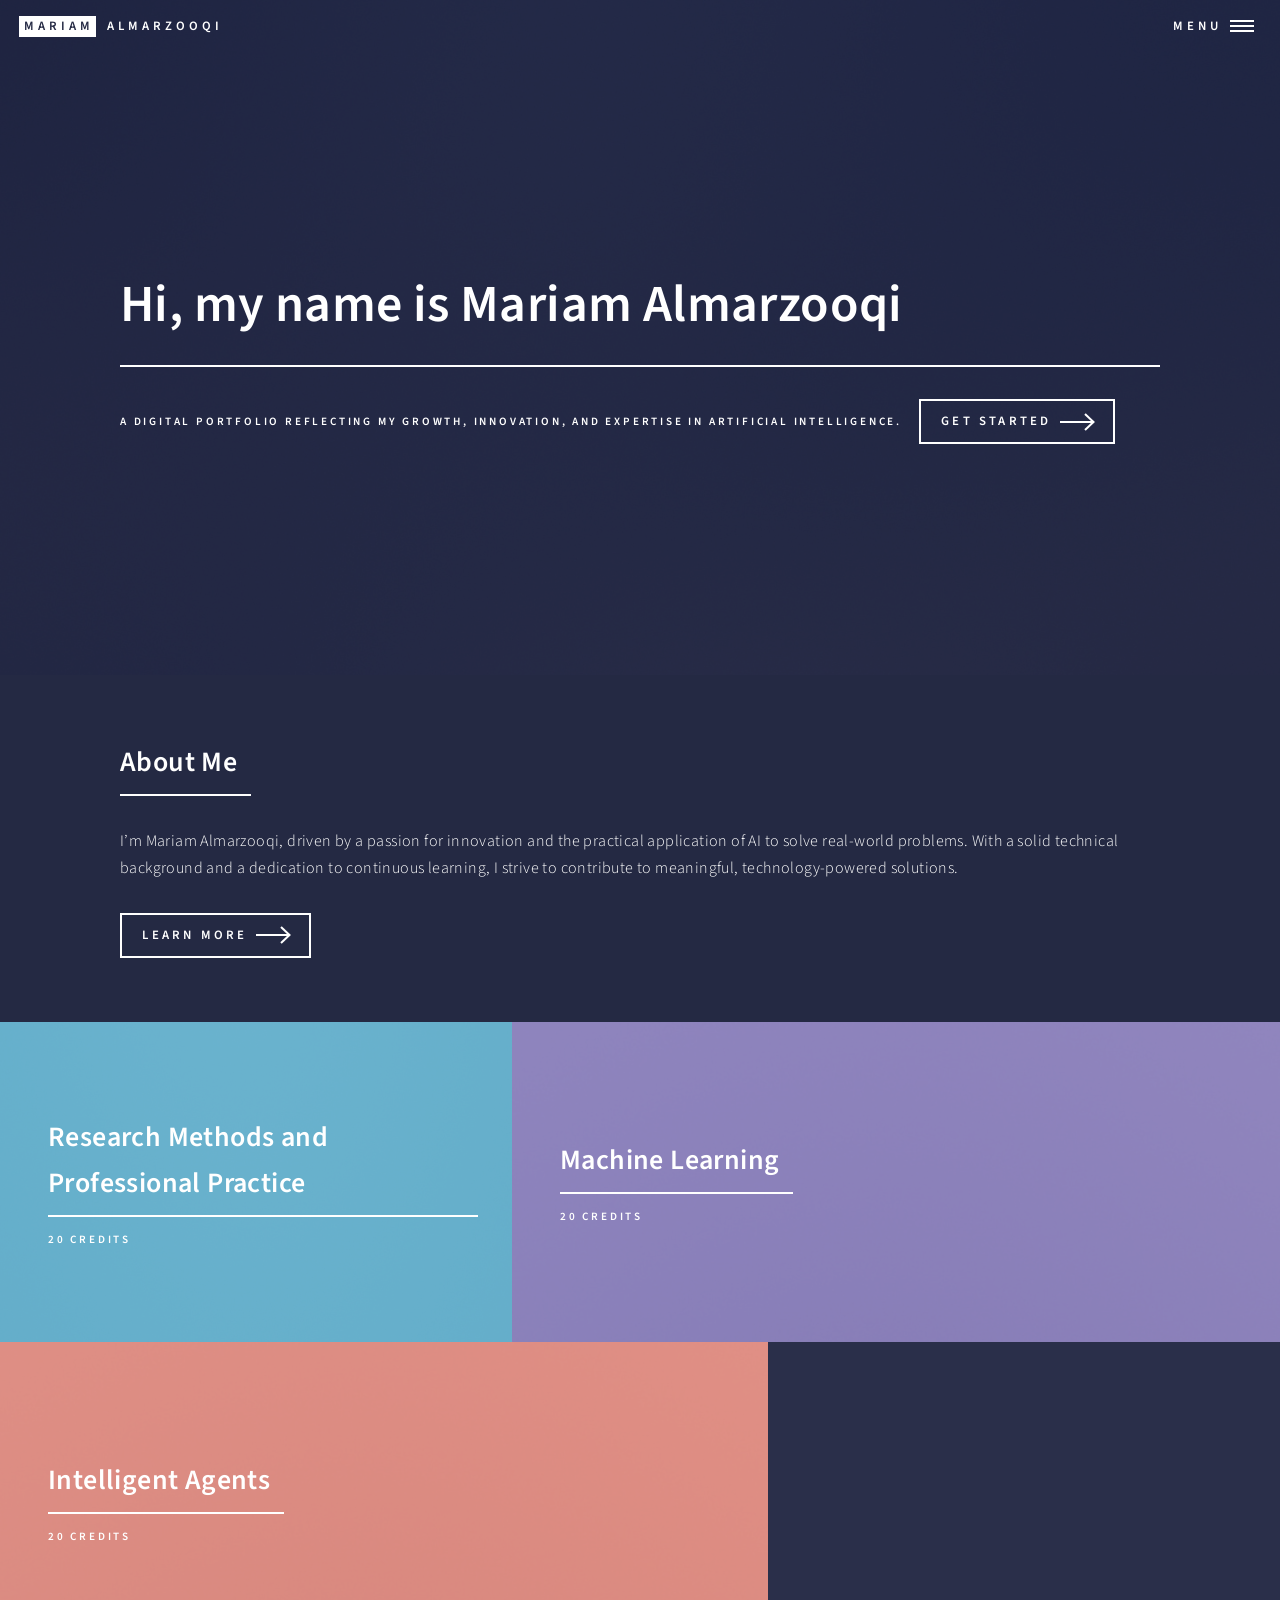
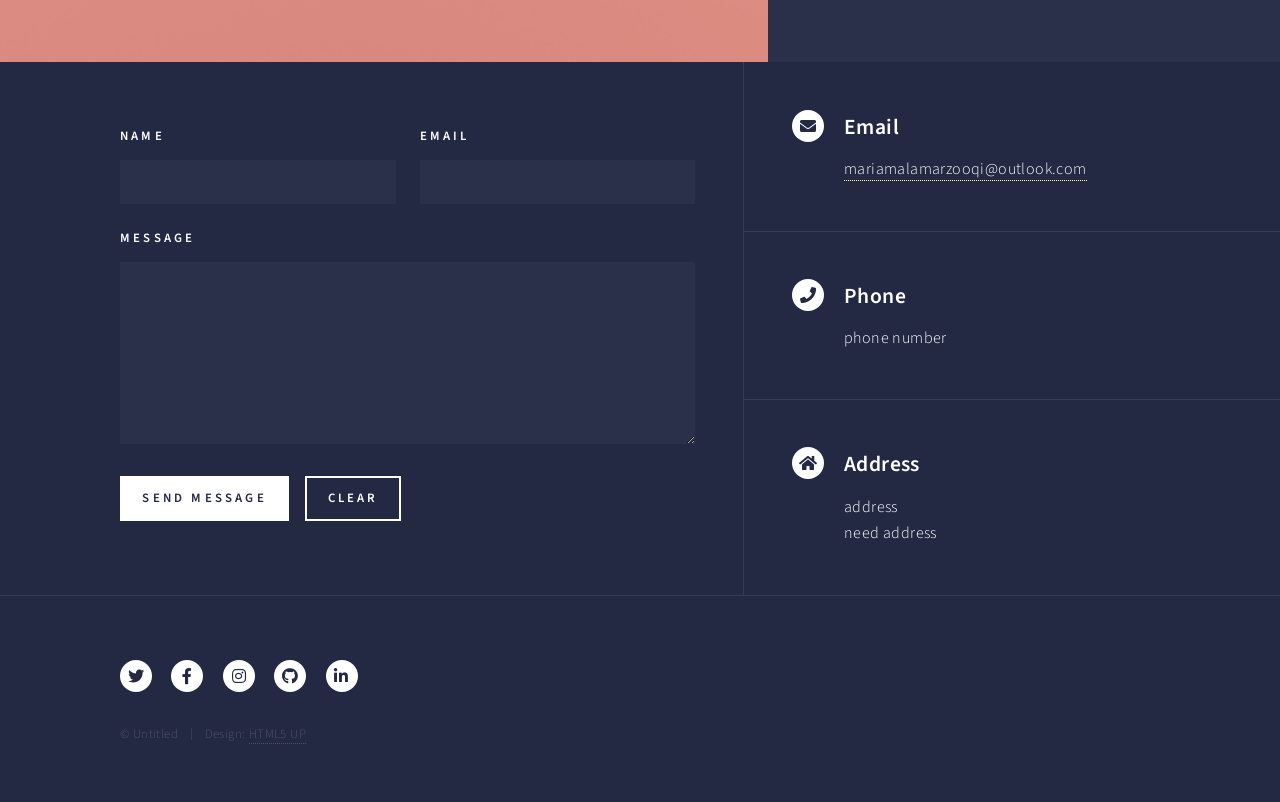
<file: index.html>
<!DOCTYPE HTML>
<!--
	Forty by HTML5 UP
	html5up.net | @ajlkn
	Free for personal and commercial use under the CCA 3.0 license (html5up.net/license)
-->
<html>
	<head>
		<title>Mariam Almarzooqi - E portfolio</title>
		<meta charset="utf-8" />
		<meta name="viewport" content="width=device-width, initial-scale=1, user-scalable=no" />
		<link rel="stylesheet" href="assets/css/main.css" />
		<noscript><link rel="stylesheet" href="assets/css/noscript.css" /></noscript>
	</head>
	<body class="is-preload">

		<!-- Wrapper -->
			<div id="wrapper">

				<!-- Header -->
					<header id="header" class="alt">
						<a href="index.html" class="logo"><strong>Mariam</strong> <span>Almarzooqi</span></a>
						<nav>
							<a href="#menu">Menu</a>
						</nav>
					</header>

				<!-- Menu -->
					<nav id="menu">
						<ul class="links">
							<li><a href="index.html">Home</a></li>
							<li><a href="Research.html">Research Methods and Professional Practice</a></li>
							<li><a href="Machine-Learning.html">Machine Learning</a></li>
							<li><a href="Intelligent.html">Intelligent Agents</a></li>

						</ul>
						<ul class="actions stacked">
							<li><a href="#" class="button primary fit">Get Started</a></li>
							<li><a href="#" class="button fit">Log In</a></li>
						</ul>
					</nav>

				<!-- Banner -->
					<section id="banner" class="major">
						<div class="inner">
							<header class="major">
								<h1>Hi, my name is Mariam Almarzooqi</h1>
							</header>
							<div class="content">
								<p>A digital portfolio reflecting my growth, innovation, and expertise in Artificial Intelligence.</p>
								<ul class="actions">
									<li><a href="#one" class="button next scrolly">Get Started</a></li>
								</ul>
							</div>
						</div>
					</section>
					<section id="two">
						<div class="inner">
							<header class="major">
								<h2>About Me</h2>
							</header>
<p>I’m Mariam Almarzooqi, driven by a passion for innovation and the practical application of AI to solve real-world problems. With a solid technical background and a dedication to continuous learning, I strive to contribute to meaningful, technology-powered solutions.</p>
							<ul class="actions">
								<li><a href="about.html" class="button next">Learn More</a></li>
							</ul>
						</div>
					</section>
				<!-- Main -->
				<div id="main">

					<!-- One -->
						<section id="one" class="tiles">
							

							<article>
								<span class="image">
									<img src="images/pic02.jpg" alt="" />
								</span>
								<header class="major">
									<h3><a href="Research.html" class="link">Research Methods and Professional Practice</a></h3>
									<p>20 Credits</p>
								</header>
							</article>
							
							<article>
								<span class="image">
									<img src="images/pic01.jpg" alt="" />
								</span>
								<header class="major">
									<h3><a href="Machine-Learning.html" class="link">Machine Learning</a></h3>
									<p>20 Credits</p>
								</header>
							</article>
														
							<article>
								<span class="image">
									<img src="images/pic01.jpg" alt="" />
								</span>
								<header class="major">
									<h3><a href="Intelligent.html" class="link">Intelligent Agents</a></h3>
									<p>20 Credits</p>
								</header>
							</article>

						</section>

					<!-- Two -->


				</div>

				<!-- Contact -->
					<section id="contact">
						<div class="inner">
							<section>
								<form method="post" action="#">
									<div class="fields">
										<div class="field half">
											<label for="name">Name</label>
											<input type="text" name="name" id="name" />
										</div>
										<div class="field half">
											<label for="email">Email</label>
											<input type="text" name="email" id="email" />
										</div>
										<div class="field">
											<label for="message">Message</label>
											<textarea name="message" id="message" rows="6"></textarea>
										</div>
									</div>
									<ul class="actions">
										<li><input type="submit" value="Send Message" class="primary" /></li>
										<li><input type="reset" value="Clear" /></li>
									</ul>
								</form>
							</section>
							<section class="split">
								<section>
									<div class="contact-method">
										<span class="icon solid alt fa-envelope"></span>
										<h3>Email</h3>
										<a href="mailto:mariamalamarzooqi@outlook.com">mariamalamarzooqi@outlook.com</a>
									</div>
								</section>
								<section>
									<div class="contact-method">
										<span class="icon solid alt fa-phone"></span>
										<h3>Phone</h3>
										<span>phone  number</span>
									</div>
								</section>
								<section>
									<div class="contact-method">
										<span class="icon solid alt fa-home"></span>
										<h3>Address</h3>
										<span>address<br />
										need address</span>
									</div>
								</section>
							</section>
						</div>
					</section>

				<!-- Footer -->
					<footer id="footer">
						<div class="inner">
							<ul class="icons">
								<li><a href="#" class="icon brands alt fa-twitter"><span class="label">Twitter</span></a></li>
								<li><a href="#" class="icon brands alt fa-facebook-f"><span class="label">Facebook</span></a></li>
								<li><a href="#" class="icon brands alt fa-instagram"><span class="label">Instagram</span></a></li>
								<li><a href="#" class="icon brands alt fa-github"><span class="label">GitHub</span></a></li>
								<li><a href="#" class="icon brands alt fa-linkedin-in"><span class="label">LinkedIn</span></a></li>
							</ul>
							<ul class="copyright">
								<li>&copy; Untitled</li><li>Design: <a href="https://html5up.net">HTML5 UP</a></li>
							</ul>
						</div>
					</footer>

			</div>

		<!-- Scripts -->
			<script src="assets/js/jquery.min.js"></script>
			<script src="assets/js/jquery.scrolly.min.js"></script>
			<script src="assets/js/jquery.scrollex.min.js"></script>
			<script src="assets/js/browser.min.js"></script>
			<script src="assets/js/breakpoints.min.js"></script>
			<script src="assets/js/util.js"></script>
			<script src="assets/js/main.js"></script>

	</body>
</html>
</file>
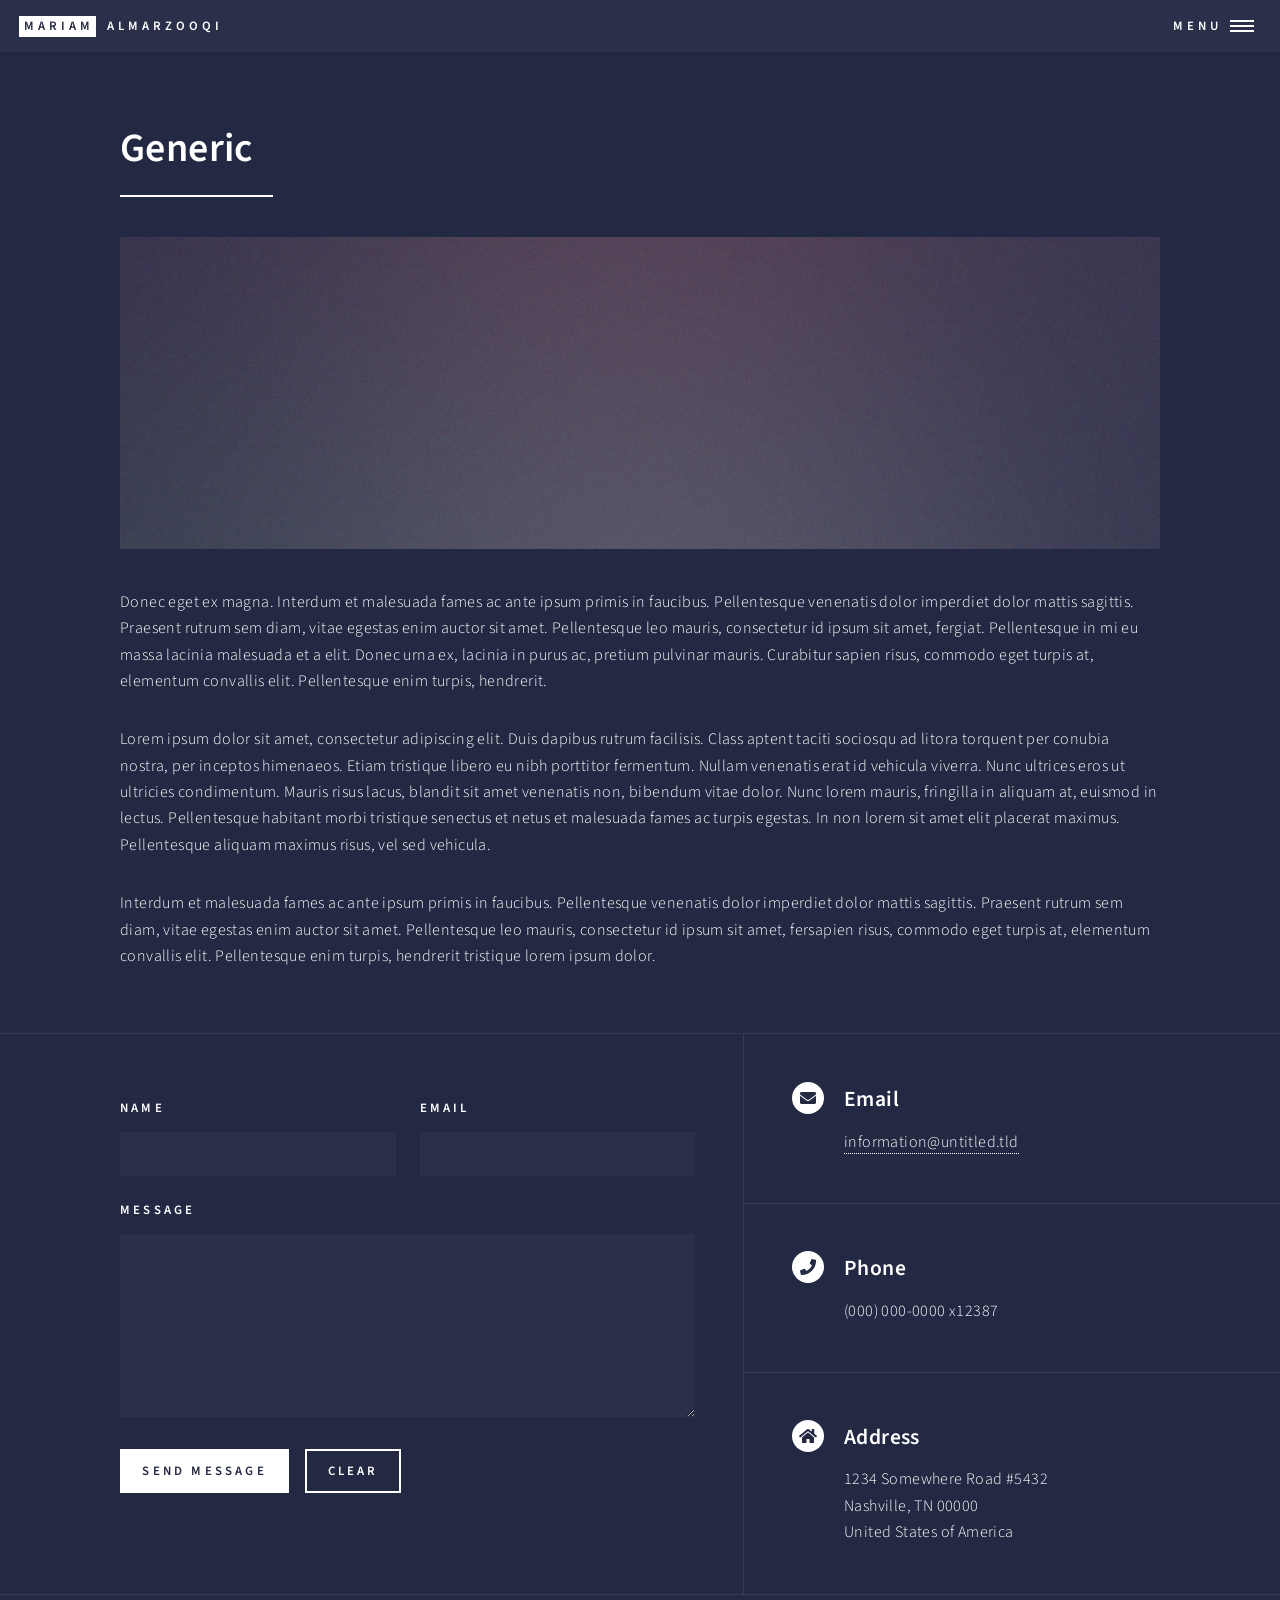
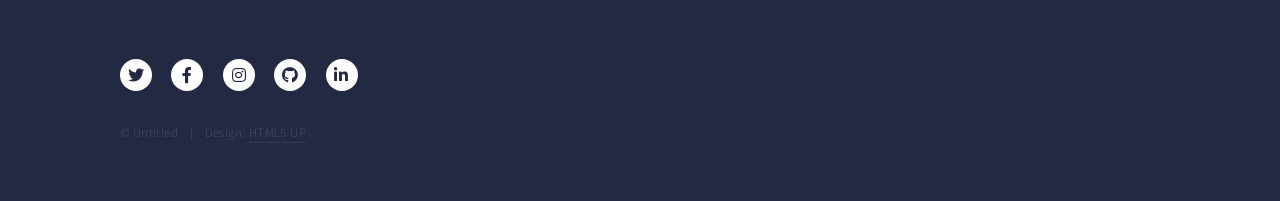
<file: generic.html>
<!DOCTYPE HTML>
<!--
	Forty by HTML5 UP
	html5up.net | @ajlkn
	Free for personal and commercial use under the CCA 3.0 license (html5up.net/license)
-->
<html>
	<head>
		<title>Mariam Almarzooqi - E portfolio</title>
		<meta charset="utf-8" />
		<meta name="viewport" content="width=device-width, initial-scale=1, user-scalable=no" />
		<link rel="stylesheet" href="assets/css/main.css" />
		<noscript><link rel="stylesheet" href="assets/css/noscript.css" /></noscript>
	</head>
	<body class="is-preload">

		<!-- Wrapper -->
			<div id="wrapper">

				<!-- Header -->
					<header id="header">
						<a href="index.html" class="logo"><strong>Mariam</strong> <span>Almarzooqi</span></a>
						<nav>
							<a href="#menu">Menu</a>
						</nav>
					</header>

				<!-- Menu -->
					<nav id="menu">
						<ul class="links">
							<li><a href="index.html">Home</a></li>
							<li><a href="Machine-Learning.html">Machine learning</a></li>
							<li><a href="generic.html">Generic</a></li>
							<li><a href="Research-Methods.html">Research Methods and Professional Practice</a></li>
							<li><a href="Intelligent.html">Intelligent Agents</a></li>
						</ul>
						<ul class="actions stacked">
							<li><a href="#" class="button primary fit">Get Started</a></li>
							<li><a href="#" class="button fit">Log In</a></li>
						</ul>
					</nav>

				<!-- Main -->
					<div id="main" class="alt">

						<!-- One -->
							<section id="one">
								<div class="inner">
									<header class="major">
										<h1>Generic</h1>
									</header>
									<span class="image main"><img src="images/pic11.jpg" alt="" /></span>
									<p>Donec eget ex magna. Interdum et malesuada fames ac ante ipsum primis in faucibus. Pellentesque venenatis dolor imperdiet dolor mattis sagittis. Praesent rutrum sem diam, vitae egestas enim auctor sit amet. Pellentesque leo mauris, consectetur id ipsum sit amet, fergiat. Pellentesque in mi eu massa lacinia malesuada et a elit. Donec urna ex, lacinia in purus ac, pretium pulvinar mauris. Curabitur sapien risus, commodo eget turpis at, elementum convallis elit. Pellentesque enim turpis, hendrerit.</p>
									<p>Lorem ipsum dolor sit amet, consectetur adipiscing elit. Duis dapibus rutrum facilisis. Class aptent taciti sociosqu ad litora torquent per conubia nostra, per inceptos himenaeos. Etiam tristique libero eu nibh porttitor fermentum. Nullam venenatis erat id vehicula viverra. Nunc ultrices eros ut ultricies condimentum. Mauris risus lacus, blandit sit amet venenatis non, bibendum vitae dolor. Nunc lorem mauris, fringilla in aliquam at, euismod in lectus. Pellentesque habitant morbi tristique senectus et netus et malesuada fames ac turpis egestas. In non lorem sit amet elit placerat maximus. Pellentesque aliquam maximus risus, vel sed vehicula.</p>
									<p>Interdum et malesuada fames ac ante ipsum primis in faucibus. Pellentesque venenatis dolor imperdiet dolor mattis sagittis. Praesent rutrum sem diam, vitae egestas enim auctor sit amet. Pellentesque leo mauris, consectetur id ipsum sit amet, fersapien risus, commodo eget turpis at, elementum convallis elit. Pellentesque enim turpis, hendrerit tristique lorem ipsum dolor.</p>
								</div>
							</section>

					</div>

				<!-- Contact -->
					<section id="contact">
						<div class="inner">
							<section>
								<form method="post" action="#">
									<div class="fields">
										<div class="field half">
											<label for="name">Name</label>
											<input type="text" name="name" id="name" />
										</div>
										<div class="field half">
											<label for="email">Email</label>
											<input type="text" name="email" id="email" />
										</div>
										<div class="field">
											<label for="message">Message</label>
											<textarea name="message" id="message" rows="6"></textarea>
										</div>
									</div>
									<ul class="actions">
										<li><input type="submit" value="Send Message" class="primary" /></li>
										<li><input type="reset" value="Clear" /></li>
									</ul>
								</form>
							</section>
							<section class="split">
								<section>
									<div class="contact-method">
										<span class="icon solid alt fa-envelope"></span>
										<h3>Email</h3>
										<a href="#">information@untitled.tld</a>
									</div>
								</section>
								<section>
									<div class="contact-method">
										<span class="icon solid alt fa-phone"></span>
										<h3>Phone</h3>
										<span>(000) 000-0000 x12387</span>
									</div>
								</section>
								<section>
									<div class="contact-method">
										<span class="icon solid alt fa-home"></span>
										<h3>Address</h3>
										<span>1234 Somewhere Road #5432<br />
										Nashville, TN 00000<br />
										United States of America</span>
									</div>
								</section>
							</section>
						</div>
					</section>

				<!-- Footer -->
					<footer id="footer">
						<div class="inner">
							<ul class="icons">
								<li><a href="#" class="icon brands alt fa-twitter"><span class="label">Twitter</span></a></li>
								<li><a href="#" class="icon brands alt fa-facebook-f"><span class="label">Facebook</span></a></li>
								<li><a href="#" class="icon brands alt fa-instagram"><span class="label">Instagram</span></a></li>
								<li><a href="#" class="icon brands alt fa-github"><span class="label">GitHub</span></a></li>
								<li><a href="#" class="icon brands alt fa-linkedin-in"><span class="label">LinkedIn</span></a></li>
							</ul>
							<ul class="copyright">
								<li>&copy; Untitled</li><li>Design: <a href="https://html5up.net">HTML5 UP</a></li>
							</ul>
						</div>
					</footer>

			</div>

		<!-- Scripts -->
			<script src="assets/js/jquery.min.js"></script>
			<script src="assets/js/jquery.scrolly.min.js"></script>
			<script src="assets/js/jquery.scrollex.min.js"></script>
			<script src="assets/js/browser.min.js"></script>
			<script src="assets/js/breakpoints.min.js"></script>
			<script src="assets/js/util.js"></script>
			<script src="assets/js/main.js"></script>

	</body>
</html>
</file>
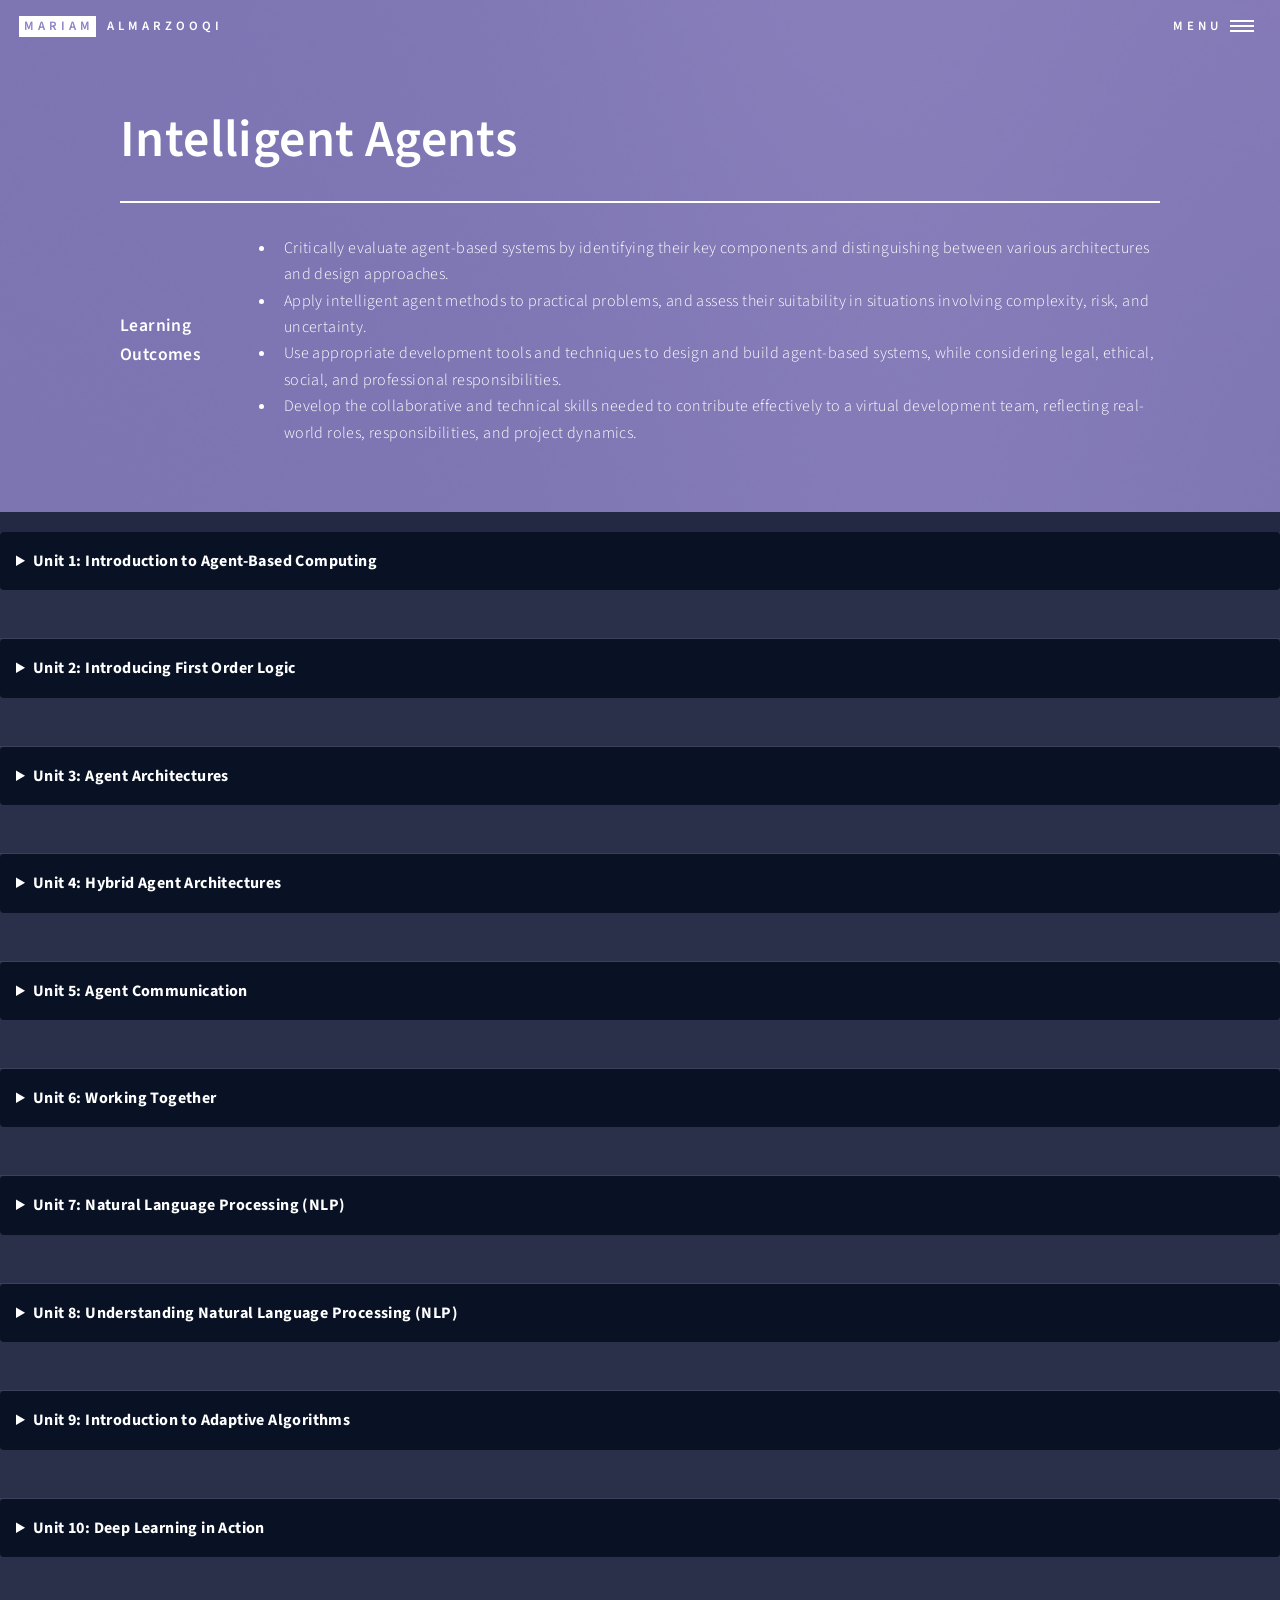
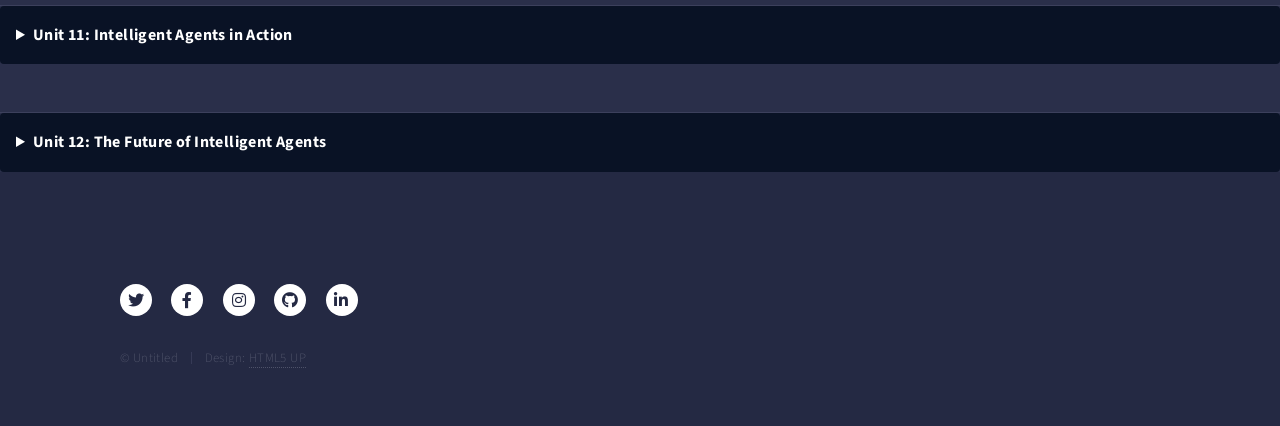
<file: Intelligent.html>
<!DOCTYPE HTML>
<!--
	Forty by HTML5 UP
	html5up.net | @ajlkn
	Free for personal and commercial use under the CCA 3.0 license (html5up.net/license)
-->
<html>
	<head>
		<title>Mariam Almarzooqi - E portfolio</title>
		<meta charset="utf-8" />
		<meta name="viewport" content="width=device-width, initial-scale=1, user-scalable=no" />
		<link rel="stylesheet" href="assets/css/main.css" />
		<noscript><link rel="stylesheet" href="assets/css/noscript.css" /></noscript>
	</head>
	<body class="is-preload">

		<!-- Wrapper -->
			<div id="wrapper">

				<!-- Header -->
				<!-- Note: The "styleN" class below should match that of the banner element. -->
					<header id="header" class="alt style2">
						<a href="index.html" class="logo"><strong>Mariam</strong> <span>Almarzooqi</span></a>
						<nav>
							<a href="#menu">Menu</a>
						</nav>
					</header>

				<!-- Menu -->
					<nav id="menu">
						<ul class="links">
							<li><a href="index.html">Home</a></li>
              <li><a href="Research.html">Research Methods and Professional Practice</a></li>
							<li><a href="Machine-Learning.html">Machine Learning</a></li>
              <li><a href="Intelligent.html">Intelligent Agents</a></li>


						</ul>
						<ul class="actions stacked">
							<li><a href="#" class="button primary fit">Get Started</a></li>
							<li><a href="#" class="button fit">Log In</a></li>
						</ul>
					</nav>

				<!-- Banner -->
				<!-- Note: The "styleN" class below should match that of the header element. -->
					<section id="banner" class="style2">
						<div class="inner">
							<span class="image">
								<img src="images/pic07.jpg" alt="" />
							</span>
							<header class="major">
								<h1>Intelligent Agents </h1>
							</header>
							<div class="content">
								<h4>Learning Outcomes</h4>
								<ul>
                  <li>Critically evaluate agent-based systems by identifying their key components and distinguishing between various architectures and design approaches.</li>
                  <li>Apply intelligent agent methods to practical problems, and assess their suitability in situations involving complexity, risk, and uncertainty.</li>
                  <li>Use appropriate development tools and techniques to design and build agent-based systems, while considering legal, ethical, social, and professional responsibilities.</li>
                  <li>Develop the collaborative and technical skills needed to contribute effectively to a virtual development team, reflecting real-world roles, responsibilities, and project dynamics.</li>
								</ul>
							</div>
						</div>
					</section>

				<!-- Main -->
<div id="main">

 <!-- Unit 1 -->
  <details>
    <summary>Unit 1: Introduction to Agent-Based Computing</summary>
    <section>
      <h3>Learning Outcomes:</h3>
      <ul>
        <li>Develop the understanding of key concepts of agent-based computing.</li>
        <li>Understand the trends that led to the rise of agent-based technologies.</li>
        <li>Explore the impact of these trends on the wider computing landscape.</li>
        <li>Learn how agents interact with their environment and with each other.</li>
        <li>Identify examples of agent-based systems and their applications.</li>
        <li>Compare different types of agent-based systems and evaluate their strengths and weaknesses.</li>
      </ul>
      <h3>Collaborative Discussion 1: Agent Based Systems</h3>
      <a href="Docs/doc1.pdf" download>📄 Download</a>
    </section>
  </details>

  <!-- Unit 2 -->
  <details>
    <summary>Unit 2: Introducing First Order Logic</summary>
    <section>
      <h3>Learning Outcomes:</h3>
      <ul>
        <li>Define and use key terms and symbols in first-order logic.</li>
        <li>Explain the connection between first-order logic and natural language.</li>
        <li>Apply quantifiers correctly within first-order logic expressions.</li>
        <li>Understand the core principles and structure of first-order logic.</li>
        <li>Construct and reason with statements using first-order logic.</li>
      </ul>
      <h3>Collaborative Discussion 1: Agent Based Systems</h3>
      <a href="Docs/doc2.pdf" download>📄 Download Peer Response to Ali Alhammadi</a><br>
      <a href="Docs/doc3.pdf" download>📄 Download Peer Response to Koulthoum Flamerzi</a>
    </section>
  </details>

  <!-- Unit 3 -->
  <details>
    <summary>Unit 3: Agent Architectures</summary>
    <section>
      <h3>Learning Outcomes:</h3>
      <ul>
        <li>Understand the historical development of agent-based systems and research.</li>
        <li>Critically evaluate various agent architectures and their respective strengths.</li>
        <li>Analyse worked examples to understand how different architectures function in practice.</li>
        <li>Select and justify an appropriate agent architecture for specific tasks or scenarios.</li>
        <li>Explain key concepts within agent theory, including the distinction between intentions and desires.</li>

      </ul>
      <h3>Collaborative Discussion 1: Agent Based Systems</h3>
      <a href="Docs/summarypost.pdf" download>📄 Download Summary Post</a>
	
    </section>
  </details>

  <!-- Unit 4 -->
  <details>
    <summary>Unit 4: Hybrid Agent Architectures </summary>
    <section>
      <h3>Learning Outcomes:</h3>
      <ul>
        <li>Explore the use and structure of hybrid agent architectures.</li>
        <li>valuate the potential benefits and limitations of hybrid approaches compared to alternative architectures.</li>
        <li>Critically assess different agent architectures based on their design and application.</li>
        <li>Justify the choice of an appropriate architecture to address specific problems or scenarios.</li>
      </ul>
	<h3>Team Project colleagues:</h3>   
      <a href="Docs/Team Contract group C.pdf" download>📄 Download Team Contract</a>
    </section>
  </details>

  <!-- Unit 5 -->
  <details>
    <summary>Unit 5: Agent Communication</summary>
    <section>
      <h3>Learning Outcomes:</h3>
      <ul>
        <li>Understand the key concepts of speech acts and speech act theory in the context of agent communication.</li>
        <li>Explain the role of ontologies in enabling meaningful communication between agents.</li>
        <li>Describe the purpose and structure of agent communication languages (ACLs).</li>
        <li>Develop and apply ontologies to support agent-based systems.</li>
        <li>Design and implement inter-agent communication using appropriate communication languages.</li>
      </ul>
      <h3>Collaborative Discussion 2: Agent Communication Languages</h3>
      <a href="Docs/initialpost.pdf" download>📄 Download Initial Post </a><br>
    </section>
  </details>

  <!-- Unit 6 -->
  <details>
    <summary>Unit 6: Working Together</summary>
    <section>
      <h3>Learning Outcomes:</h3>
      <ul>
        <li>Design agent communication using KQML, KIF, or similar languages.</li>
        <li>Evaluate the strengths and limitations of different agent communication languages.</li>
        <li>Compare and assess various approaches to agent communication.</li>
        <li>Create structured dialogues between agents using appropriate communication protocols.</li>
        <li>Understand how ontologies support knowledge sharing in agent-based systems.</li>
        <li>Apply ontologies effectively to enable semantic communication between agents.</li>
      </ul>
	<h3>Collaborative Discussion 2: Agent Communication Languages</h3>
      <a href="Docs/doc4.pdf" download>📄 Download Peer Response to Abdulla Almessabi </a><br>
      <a href="Docs/doc5.pdf" download>📄 Download Peer Response to Rayyan Alnaqbi</a><br>
	<h3>e-Portfolio Element:</h3>
	  <a href="Docs/Agent Dialogue.pdf" download>📄 Download Agent Dialogue</a><br>   
    </section>
  </details>

  <!-- Unit 7 -->
  <details>
    <summary>Unit 7: Natural Language Processing (NLP)</summary>
    <section>
      <h3>Learning Outcomes:</h3>
      <ul>
        <li>Understand the key concepts and principles that underpin Natural Language Processing (NLP).</li>
        <li>Compare different approaches used in NLP system development.</li>
        <li>Explore current technologies that support the development of NLP applications.</li>
        <li>Evaluate the challenges involved in building and deploying NLP systems.</li>
        <li>Demonstrate an understanding of the core principles behind NLP technologies.</li>

      </ul>
      <h3>Collaborative Discussion 2: Agent Communication Languages</h3>
      <a href="Docs/summarypost1.pdf" download>📄 Download Summary Post</a>
    </section>
  </details>

  <!-- Unit 8 -->
  <details>
    <summary>Unit 8: Understanding Natural Language Processing (NLP)</summary>
    <section>
      <h3>Learning Outcomes:</h3>
      <ul>
        <li>Understand and explain the core components of Natural Language Processing (NLP) models.</li>
        <li>Apply the Word2Vec model to practical NLP tasks.</li>
        <li>Create and interpret constituency-based parse trees.</li>
        <li>Work through common NLP techniques using applied examples to reinforce understanding.</li>

      </ul>
      <h3>e-Portfolio Element:</h3>
      <a href="Docs/Activity 2.docx" download>📄 Download Creating Parse Trees </a><br>

    </section>
  </details>

  <!-- Unit 9 -->
  <details>
    <summary>Unit 9: Introduction to Adaptive Algorithms</summary>
    <section>
      <h3>Learning Outcomes:</h3>
      <ul>
        <li>Understand the core principles and functionality of adaptive algorithms.</li>
        <li>Explain the fundamental concepts of artificial neural networks.</li>
        <li>Evaluate the strengths and limitations of emerging adaptive technologies.</li>
        <li>Identify new opportunities and applications enabled by these technologies.</li>
        <li>Critically appraise the relative advantages of adaptive techniques in various contexts.</li>
      
      </ul>
       <h3>Collaborative Discussion 3: Deep Learning</h3>
        <a href="Docs/doc6.pdf" download>📄 Download Initial Post </a><br>
    </section>
  </details>

  <!-- Unit 10 -->
  <details>
    <summary>Unit 10: Deep Learning in Action</summary>
    <section>
      <h3>Learning Outcomes:</h3>
      <ul>
        <li>Explore emerging applications of deep learning.</li>
        <li>Identify key ethical and social issues in deep learning.</li>
        <li>Investigate future developments in deep learning.</li>
        <li>Recognize current limitations of deep learning technologies.</li>
        <li>Evaluate the ethical and socio-economic impact of deep learning tools.</li>
        <li>Understand the role of data in deep learning systems.</li>
      </ul>
		<h3>Collaborative Discussion 3: Deep Learning</h3>
      <a href="Docs/doc7.pdf" download>📄 Download Peer Response to Abdulla Alshaibani</a><br>
      <a href="Docs/doc8.pdf" download>📄 Download Peer Response to Mansour Al Hamdani</a><br>
    </section>
  </details>

  <!-- Unit 11 -->
  <details>
    <summary>Unit 11: Intelligent Agents in Action</summary>
    <section>
      <h3>Learning Outcomes:</h3>
      <ul>
        <li>Explain the concept of Industry 4.0 and smart manufacturing.</li>
        <li>Describe the characteristics of a smart shop floor and identify associated challenges.</li>
        <li>Analyse the application of agent-based modelling in the financial sector.</li>
        <li>Apply relevant concepts and theories to real-world scenarios across various sectors.</li>
        <li>Demonstrate an understanding of how technology can be leveraged to improve operational efficiency.</li>
        <li>Critically evaluate the advantages and limitations of emerging technological approaches within specific contexts.</li>
      </ul>
       <h3>Collaborative Discussion 3: Deep Learning</h3>
      <a href="Docs/doc9.pdf" download>📄 Download Summary Post</a>
	<h3>Development Individual Project: Presentation</h3>
      <a href="Docs/DFAS_Presentation.pptx" download>📄 DFAS Presentation</a>
	  <a href="Docs/presenatation transcript.pdf" download>📄 DFAS Presentation Transcript</a>
	  <a href="Docs/setup.py" download>📄 Download Project Python setup Code</a>
	  <a href="Docs/DFAS.py" download>📄 Download Project Python DFAS Code</a>
	  <a href="Docs/README.md" download>📄 Download Project README.md file</a>
	  <a href="Docs/requirements.txt" download>📄 Download Project text requirements</a>
		
    </section>
  </details>

  <!-- Unit 12 -->
  <details>
    <summary>Unit 12: The Future of Intelligent Agents</summary>
    <section>
      <h3>Learning Outcomes:</h3>
      <ul>
        <li>Explore emerging trends and future directions in intelligent technologies.</li>
        <li>Discuss the possible impacts and consequences of technological advancements.</li>
        <li>Consider how technology is likely to evolve in the near and distant future.</li>
        <li>Appraise current intelligent technologies and their capabilities.</li>
        <li>Assess how existing technologies may develop over time.</li>
        <li>Evaluate the ethical and social implications associated with the advancement of intelligent technologies.</li>

      </ul>
	    <h3>Individual e-Portfolio Submission: </h3>
	     <a href="Docs/report_2.pdf" download>📄 Download Final Report for e-Portfolio including reflective </a>
      <h3>Professional Skill Matrix and Action Plan : </h3>
	     <a href="Docs/Intelligent_Agents_Reflective_Report_PDP.pdf" download>📄 Download Professional Skill Matrix and Action Plan  </a>
    </section>
  </details>
</div>

				<!-- Contact -->


				<!-- Footer -->
					<footer id="footer">
						<div class="inner">
							<ul class="icons">
								<li><a href="#" class="icon brands alt fa-twitter"><span class="label">Twitter</span></a></li>
								<li><a href="#" class="icon brands alt fa-facebook-f"><span class="label">Facebook</span></a></li>
								<li><a href="#" class="icon brands alt fa-instagram"><span class="label">Instagram</span></a></li>
								<li><a href="#" class="icon brands alt fa-github"><span class="label">GitHub</span></a></li>
								<li><a href="#" class="icon brands alt fa-linkedin-in"><span class="label">LinkedIn</span></a></li>
							</ul>
							<ul class="copyright">
								<li>&copy; Untitled</li><li>Design: <a href="https://html5up.net">HTML5 UP</a></li>
							</ul>
						</div>
					</footer>

			</div>

		<!-- Scripts -->
			<script src="assets/js/jquery.min.js"></script>
			<script src="assets/js/jquery.scrolly.min.js"></script>
			<script src="assets/js/jquery.scrollex.min.js"></script>
			<script src="assets/js/browser.min.js"></script>
			<script src="assets/js/breakpoints.min.js"></script>
			<script src="assets/js/util.js"></script>
			<script src="assets/js/main.js"></script>

	</body>
</html>
</file>
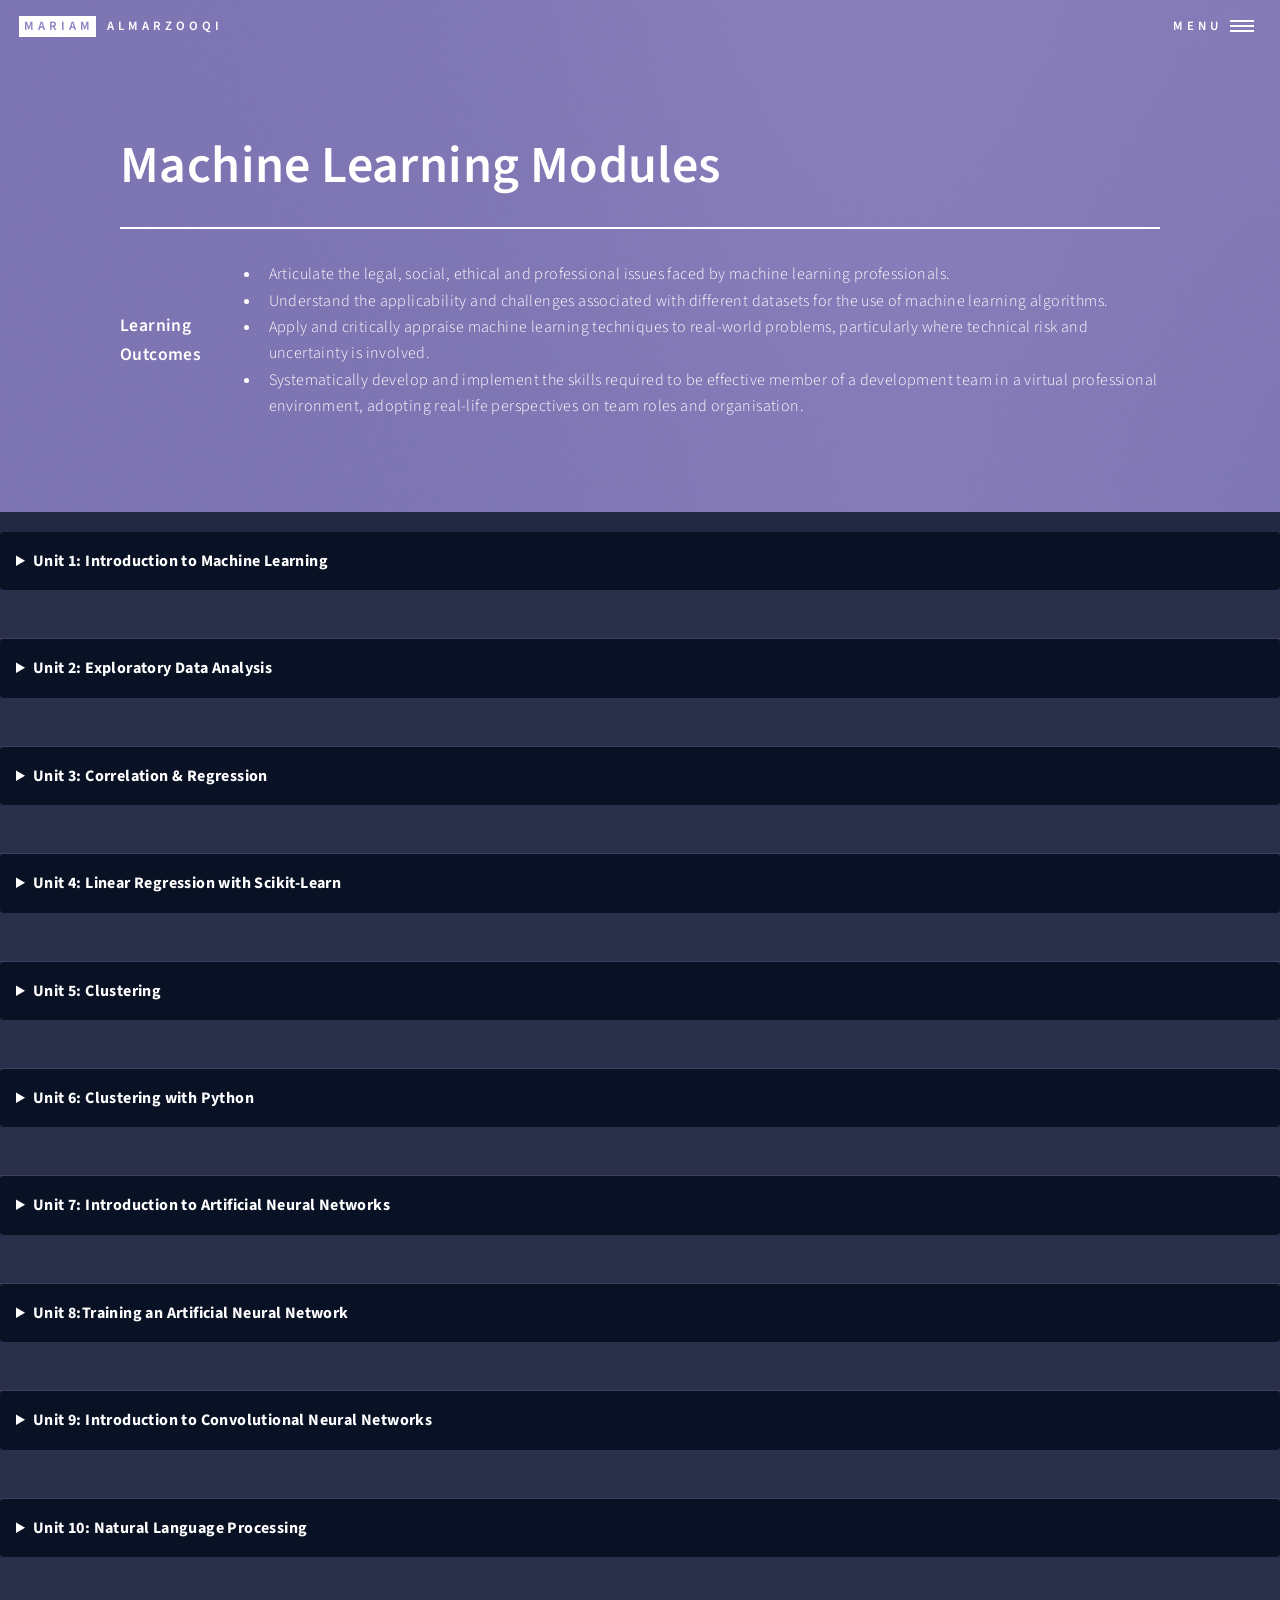
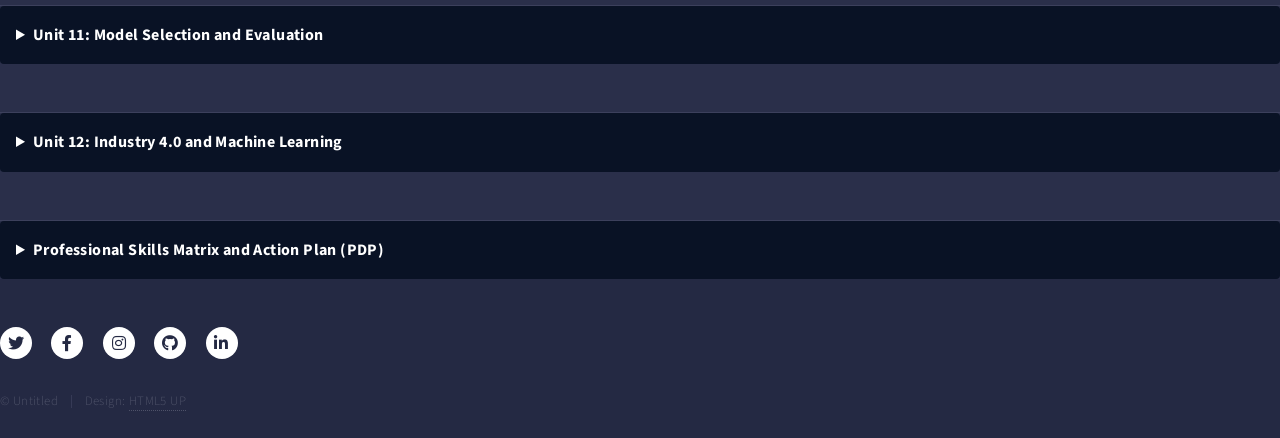
<file: Machine-Learning.html>
<!DOCTYPE HTML>
<!--
	Forty by HTML5 UP
	html5up.net | @ajlkn
	Free for personal and commercial use under the CCA 3.0 license (html5up.net/license)
-->
<html>
	<head>
		<title>Mariam Almarzooqi - E portfolio</title>
		<meta charset="utf-8" />
		<meta name="viewport" content="width=device-width, initial-scale=1, user-scalable=no" />
		<link rel="stylesheet" href="assets/css/main.css" />
		<noscript><link rel="stylesheet" href="assets/css/noscript.css" /></noscript>
	</head>
	<body class="is-preload">

		<!-- Wrapper -->
			<div id="wrapper">

				<!-- Header -->
				<!-- Note: The "styleN" class below should match that of the banner element. -->
					<header id="header" class="alt style2">
						<a href="index.html" class="logo"><strong>Mariam</strong> <span>Almarzooqi</span></a>
						<nav>
							<a href="#menu">Menu</a>
						</nav>
					</header>

				<!-- Menu -->
					<nav id="menu">
						<ul class="links">
							<li><a href="index.html">Home</a></li>
              <li><a href="Research.html">Research Methods and Professional Practice</a></li>
              <li><a href="Intelligent.html">Intelligent Agents</a></li>
							<li><a href="Machine-Learning.html">Machine Learning</a></li>

						</ul>
						<ul class="actions stacked">
							<li><a href="#" class="button primary fit">Get Started</a></li>
							<li><a href="#" class="button fit">Log In</a></li>
						</ul>
					</nav>

				<!-- Banner -->
				<!-- Note: The "styleN" class below should match that of the header element. -->
					<section id="banner" class="style2">
						<div class="inner">
							<span class="image">
								<img src="images/pic07.jpg" alt="" />
							</span>
							<header class="major">
								<h1>Machine Learning Modules </h1>
							</header>
							<div class="content">
								<h4>Learning Outcomes</h4>
								<ul>
									<li>Articulate the legal, social, ethical and professional issues faced by machine learning professionals.</li>
									<li>Understand the applicability and challenges associated with different datasets for the use of machine learning algorithms.</li>
									<li>Apply and critically appraise machine learning techniques to real-world problems, particularly where technical risk and uncertainty is involved.</li>
									<li>Systematically develop and implement the skills required to be effective member of a development team in a virtual professional environment, adopting real-life perspectives on team roles and organisation.</li>
								</ul>
							</div>
						</div>
					</section>

				<!-- Main -->
<div id="main">

 <!-- Unit 1 -->
  <details>
    <summary>Unit 1: Introduction to Machine Learning</summary>
    <section>
      <h3>Learning Outcomes:</h3>
      <ul>
        <li>Have a better understanding of the of role machine learning in future industry.</li>
        <li>Identify skill sets required to become proficient in machine learning.</li>
        <li>Know about the pitfalls of machine learning and ways to address it.</li>
      </ul>
      <h3>Collaborative Discussion 1:</h3>
      <a href="Docs/docmac1.pdf" download>📄 Download Initial Post</a>
    </section>
  </details>

  <!-- Unit 2 -->
  <details>
    <summary>Unit 2: Exploratory Data Analysis</summary>
    <section>
      <h3>Learning Outcomes:</h3>
      <ul>
        <li>Undertake basic EDA.</li>
        <li>Understand the dataset.</li>
	<li>Prepare the dataset for machine learning.</li>
      </ul>
      <h3>Collaborative Discussion 1:</h3>
      <a href="Docs/docmac2.pdf" download>📄 Download Peer Response to Fatima Mohammed</a><br>
      <a href="Docs/docmac3.pdf" download>📄 Download Peer Response to Abdulla Almessabi</a>
    </section>
  </details>

  <!-- Unit 3 -->
  <details>
    <summary>Unit 3: Correlation & Regression</summary>
    <section>
      <h3>Learning Outcomes:</h3>
      <ul>
        <li>Gain theoretical understanding of correlation and regression.</li>
        <li>Understand how to compute correlation and regression.</li>
	<li>Be able to apply these statistical techniques in real world scenario.</li>
      </ul>
      <h3>Collaborative Discussion 1:</h3>
      <a href="Docs/docmac4.pdf" download>📄 Download Summary Post</a>
      <h3> e-Portfolio Activity:</h3>
        <a href="Docs/Unit03 Ex1 covariance_pearson_correlation (1).ipynb" download>📄 covariance pearson correlation Code</a><br>
        <a href="Docs/Unit03 Ex2 linear_regression (1).ipynb" download>📄 linear regression Code</a><br>
	<a href="Docs/Unit03 Ex3 multiple_linear_regression (1).ipynb" download>📄 multiple linear regression Code</a><br>
	<a href="Docs/Unit03 Ex4 polynomial_regression (1).ipynb" download>📄 polynomial regression Code</a><br>
	
    </section>
  </details>

  <!-- Unit 4 -->
  <details>
    <summary>Unit 4: Linear Regression with Scikit-Learn</summary>
    <section>
      <h3>Learning Outcomes:</h3>
      <ul>
        <li>Undertake regression modelling with complex dataset.</li>
        <li>Evaluate the results to optimise the model.</li>
	<li>Know about more about the scikit-learn library of Python.</li>
      </ul>
	<h3>Team Project colleagues:</h3>   
      <a href="Docs/Group 2 - Team Contract.pdf" download>📄 Download Team Contract</a>
    </section>
  </details>

  <!-- Unit 5 -->
  <details>
    <summary>Unit 5: Clustering</summary>
    <section>
      <h3>Learning Outcomes:</h3>
      <ul>
        <li>Understand the logic which underpins clustering.</li>
        <li>Identify skill sets required to evaluate the results of cluster analysis.</li>
	<li>Understand the pitfalls of clustering techniques.</li>
      </ul>
	<h3> e-Portfolio Activity:</h3>
      <a href="Docs/Jaccard Coefficient Calculation for Pathological Test Results.pdf" download>📄 Download Jaccard Coefficient Calculations</a>
    </section>
  </details>

  <!-- Unit 6 -->
  <details>
    <summary>Unit 6: Clustering with Python</summary>
    <section>
      <h3>Learning Outcomes:</h3>
      <ul>
        <li>Undertake clustering analysis on large datasets.</li>
        <li>Use right Python libraries for clustering.</li>
        <li>Evaluate and interpret the results.</li>
      </ul>
	<h3>Development Team Project:</h3>
      <a href="Docs/Unit 6 Team Project Report - Group 2.pdf" download>📄 Download Project Report</a><br>
      <a href="Docs/airbnb-py.ipynb" download>📄 Download Project Python Code</a>
      <a href="Docs/Peer evaluation Mariam - Group 2.pdf" download>📄 Download Peer Review (Individual)</a>   
    </section>
  </details>

  <!-- Unit 7 -->
  <details>
    <summary>Unit 7: Introduction to Artificial Neural Networks</summary>
    <section>
      <h3>Learning Outcomes:</h3>
      <ul>
        <li>Gain a critical and detailed understanding of the ANN.</li>
        <li>Design and develop simple ANN artefacts.</li>
	<li>Critique and contextualise emerging research in ANN.</li>
      </ul>
	<h3> e-Portfolio Activity:</h3>
      <a href="Docs/Unit07 Ex1 simple_perceptron.ipynb" download>📄 simple perceptron Code</a><br>
      <a href="Docs/Unit07 Ex2 perceptron_AND_operator.ipynb" download>📄 perceptron AND operator Code</a><br>
      <a href="Docs/Unit07 Ex3 multi-layer Perceptron.ipynb" download>📄 multi-layer Perceptron Code</a>
    </section>
  </details>

  <!-- Unit 8 -->
  <details>
    <summary>Unit 8:Training an Artificial Neural Network</summary>
    <section>
      <h3>Learning Outcomes:</h3>
      <ul>
        <li>Understand the error handling mechanism of ANN.</li>
        <li>Design and develop more ANN artefacts.</li>
	<li>Critique and contextualise emerging research in the area of ANN.</li>
      </ul>
      <h3>Collaborative Discussion 2:</h3>
      <a href="Docs/docmac8.pdf" download>📄 Download Initial Post </a><br>
      <h3> e-Portfolio Activity:</h3>
      <a href="Docs/Unit08 Ex4 gradient_descent_cost_function.ipynb" download>📄 gradient descent cost function Code</a>
    </section>
  </details>

  <!-- Unit 9 -->
  <details>
    <summary>Unit 9: Introduction to Convolutional Neural Networks</summary>
    <section>
      <h3>Learning Outcomes:</h3>
      <ul>
        <li>Understand the application and importance of computer vision</li>
        <li>Undertake basic computer vision related tasks.</li>
      </ul>
       <h3>Collaborative Discussion 2:</h3>
      <a href="Docs/docmac10.pdf" download>📄 Download Peer Response to Abdulla Almessabi</a><br>
      <a href="Docs/docmac11.pdf" download>📄 Download Peer Response to Ali Alhammadi</a><br>
      <h3> e-Portfolio Activity:</h3>
      <a href="Docs/Unit09 Ex1 Convolutional Neural Networks (CNN) - Object Recognition.ipynb" download>📄 CNN Model Activity</a>
    </section>
  </details>

  <!-- Unit 10 -->
  <details>
    <summary>Unit 10: Natural Language Processing</summary>
    <section>
      <h3>Learning Outcomes:</h3>
      <ul>
        <li>Understand the core advancements in NLP and how they are transforming industries.</li>
        <li>Apply modern NLP models using Transformer architectures.</li>
	<li>Evaluate NLP models using domain-specific metrics.</li>
	<li>Critically assess and improve NLP models using hyperparameter tuning and transfer learning.</li>
      </ul>
       <h3>Collaborative Discussion 2:</h3>
      <a href="Docs/docmac13.pdf" download>📄 Download Summary Post</a>
    </section>
  </details>

  <!-- Unit 11 -->
  <details>
    <summary>Unit 11: Model Selection and Evaluation</summary>
    <section>
      <h3>Learning Outcomes:</h3>
      <ul>
        <li>Understand the importance of model selection, evaluation, and optimisation.</li>
	<li>Undertake hyperparameter tuning to enhance model performance.</li>
	<li>Apply appropriate evaluation metrics for different ML tasks.</li>
	<li>Explore MLOps principles for continuous model improvement and monitoring.</li>  
      </ul>
	<h3>e-Portfolio Activity:</h3>
      <a href="Docs/Unit11_model_Performance_Measurement.ipynb" download>📄 Model Performance Measurement Code</a>
	<h3>Individual Presentation:</h3>
      <a href="Docs/CIFAR_Presentation.pdf" download>📄 Download Individual Presentation</a>
    </section>
  </details>

  <!-- Unit 12 -->
  <details>
    <summary>Unit 12: Industry 4.0 and Machine Learning</summary>
    <section>
      <h3>Learning Outcomes:</h3>
      <ul>
        <li>Understand the challenges and opportunities of industry 4.0 revolution.</li>
        <li>Appreciate the impact of machine learning in future societies.</li>
      </ul>
	    <h3>End of Module Assignment: </h3>
	     <a href="Docs/report_1.pdf" download>📄 Download Final Report for e-Portfolio including reflective </a>
    </section>
  </details>

<!-- Professional Skills Matrix and Action Plan (PDP)  -->
  <details>
    <summary>Professional Skills Matrix and Action Plan (PDP)</summary>
    <section>
      </ul>
      <a href="Docs/Professional Development Plan ML.pdf" download>📄 Download Professional Skills Matrix and Action Plan (PDP</a>
    </section>
  </details>
</div>
					</div>

				<!-- Contact -->


				<!-- Footer -->
					<footer id="footer">
						<div class="inner">
							<ul class="icons">
								<li><a href="#" class="icon brands alt fa-twitter"><span class="label">Twitter</span></a></li>
								<li><a href="#" class="icon brands alt fa-facebook-f"><span class="label">Facebook</span></a></li>
								<li><a href="#" class="icon brands alt fa-instagram"><span class="label">Instagram</span></a></li>
								<li><a href="#" class="icon brands alt fa-github"><span class="label">GitHub</span></a></li>
								<li><a href="#" class="icon brands alt fa-linkedin-in"><span class="label">LinkedIn</span></a></li>
							</ul>
							<ul class="copyright">
								<li>&copy; Untitled</li><li>Design: <a href="https://html5up.net">HTML5 UP</a></li>
							</ul>
						</div>
					</footer>

			</div>

		<!-- Scripts -->
			<script src="assets/js/jquery.min.js"></script>
			<script src="assets/js/jquery.scrolly.min.js"></script>
			<script src="assets/js/jquery.scrollex.min.js"></script>
			<script src="assets/js/browser.min.js"></script>
			<script src="assets/js/breakpoints.min.js"></script>
			<script src="assets/js/util.js"></script>
			<script src="assets/js/main.js"></script>

	</body>
</html>
</file>
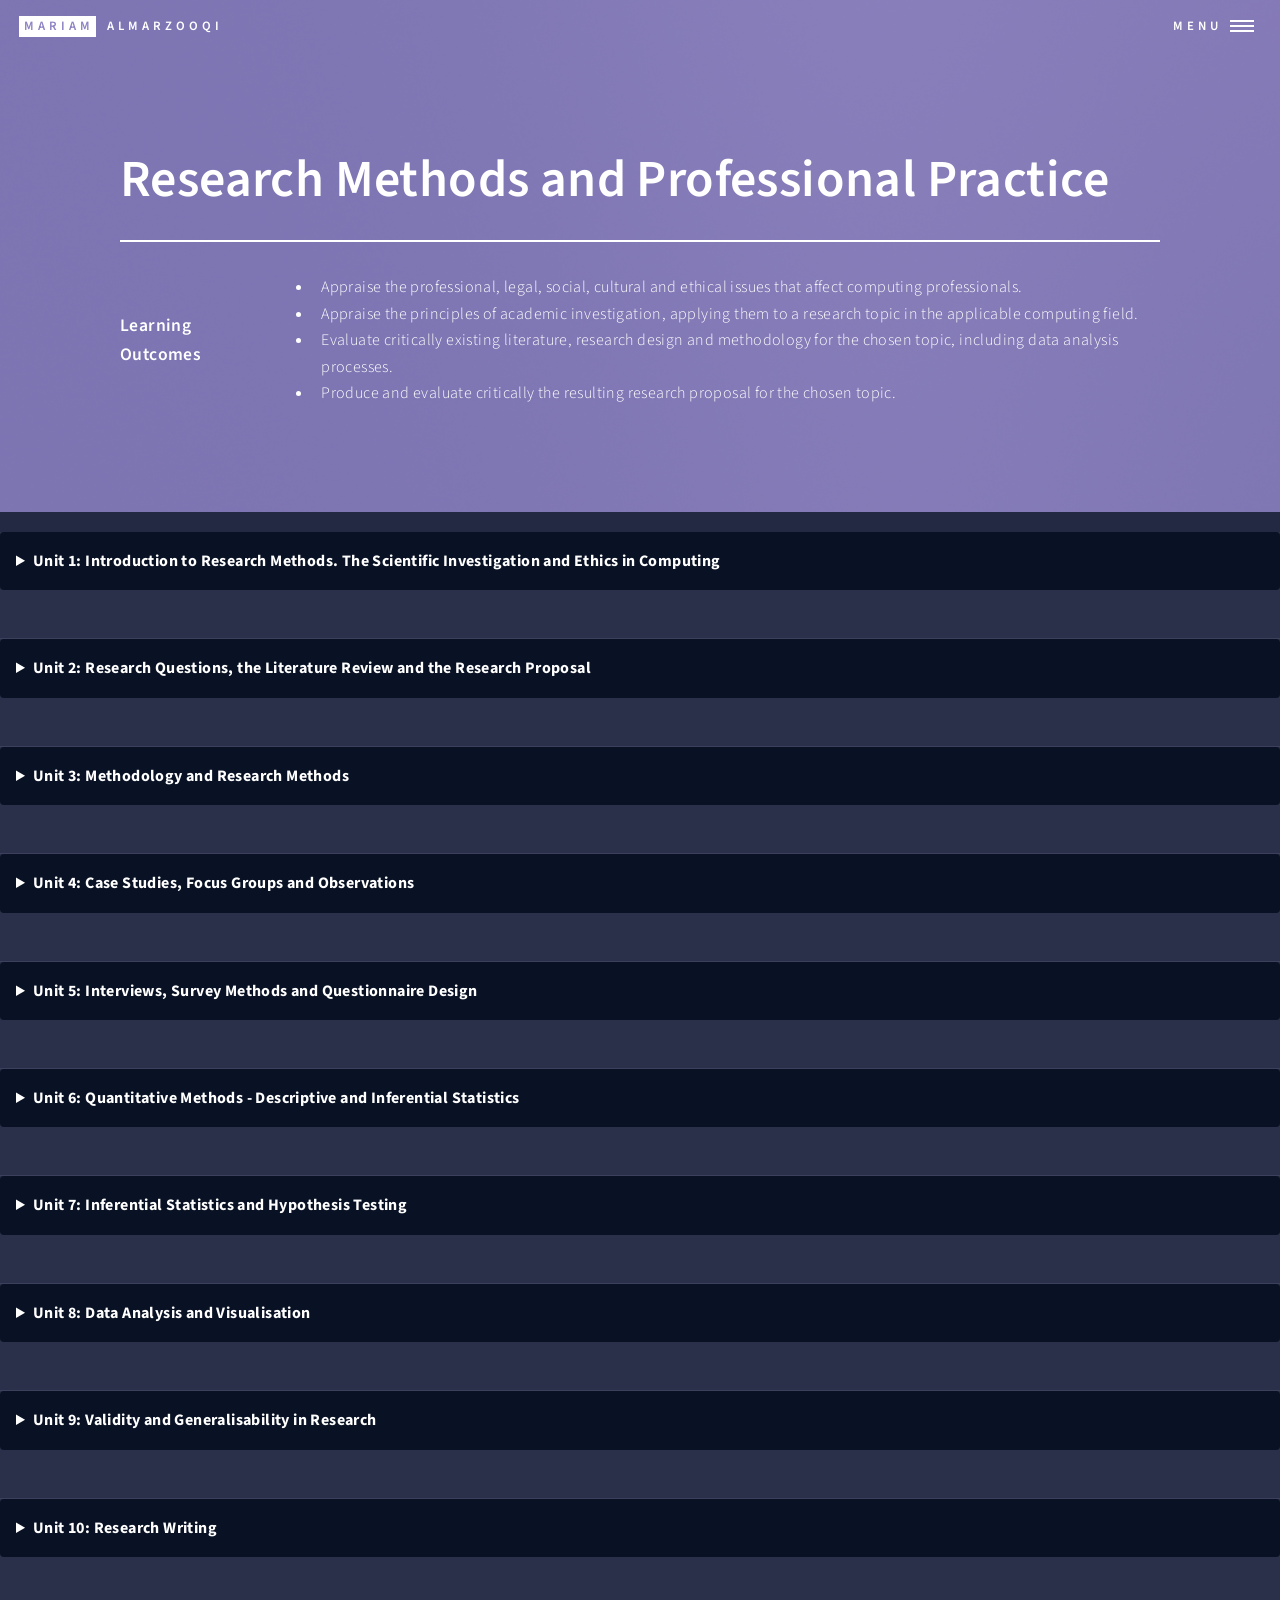
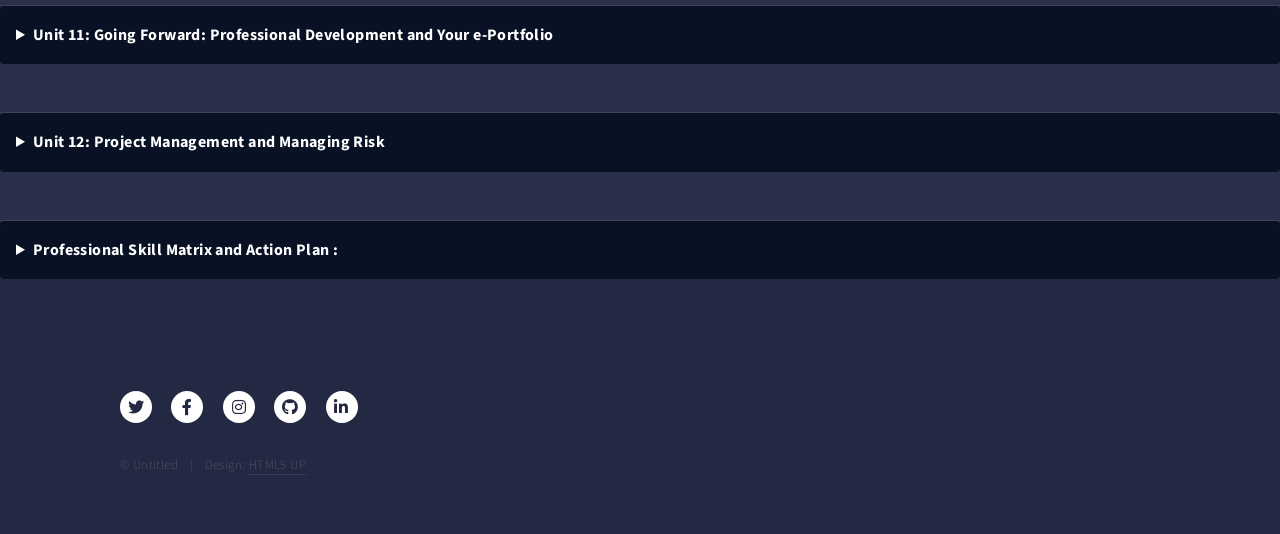
<file: Research.html>
<!DOCTYPE HTML>
<!--
	Forty by HTML5 UP
	html5up.net | @ajlkn
	Free for personal and commercial use under the CCA 3.0 license (html5up.net/license)
-->
<html>
	<head>
		<title>Mariam Almarzooqi - E portfolio</title>
		<meta charset="utf-8" />
		<meta name="viewport" content="width=device-width, initial-scale=1, user-scalable=no" />
		<link rel="stylesheet" href="assets/css/main.css" />
		<noscript><link rel="stylesheet" href="assets/css/noscript.css" /></noscript>
	</head>
	<body class="is-preload">

		<!-- Wrapper -->
			<div id="wrapper">

				<!-- Header -->
				<!-- Note: The "styleN" class below should match that of the banner element. -->
					<header id="header" class="alt style2">
						<a href="index.html" class="logo"><strong>Mariam</strong> <span>Almarzooqi</span></a>
						<nav>
							<a href="#menu">Menu</a>
						</nav>
					</header>

				<!-- Menu -->
					<nav id="menu">
						<ul class="links">
							<li><a href="index.html">Home</a></li>
                            <li><a href="Research.html">Research Methods and Professional Practice</a></li>
							<li><a href="Machine-Learning.html">Machine Learning</a></li>
                            <li><a href="Intelligent.html">Intelligent Agents</a></li>
						</ul>
						<ul class="actions stacked">
							<li><a href="#" class="button primary fit">Get Started</a></li>
							<li><a href="#" class="button fit">Log In</a></li>
						</ul>
					</nav>

				<!-- Banner -->
				<!-- Note: The "styleN" class below should match that of the header element. -->
					<section id="banner" class="style2">
						<div class="inner">
							<span class="image">
								<img src="images/pic07.jpg" alt="" />
							</span>
							<header class="major">
								<h1>Research Methods and Professional Practice</h1>
							</header>
							<div class="content">
								<h4>Learning Outcomes</h4>
								<ul>
                                    <li>Appraise the professional, legal, social, cultural and ethical issues that affect computing professionals.</li>
                                    <li>Appraise the principles of academic investigation, applying them to a research topic in the applicable computing field.</li>
                                    <li>Evaluate critically existing literature, research design and methodology for the chosen topic, including data analysis processes.</li>
                                    <li>Produce and evaluate critically the resulting research proposal for the chosen topic.</li>
								</ul>
							</div>
						</div>
					</section>

				<!-- Main -->
<div id="main">

 <!-- Unit 1 -->
  <details>
    <summary>Unit 1: Introduction to Research Methods. The Scientific Investigation and Ethics in Computing</summary>
    <section>
      <h3>Learning Outcomes:</h3>
      <ul>
        <li>Differentiate between inductive and deductive reasoning..</li>
        <li>Understand why ethics are important and how they may relate to your area of research and your professional practice.</li>
      </ul>
      <h3>e-Portfolio Activity:</h3>
      <a href="Docs/doc11.pdf" download>📄 Download Reflective Activity 1 - Ethics in Computing in the age of Generative AI</a> <br> <br>
       
      <h3>Collaborative Discussion 1: Agent Based Systems</h3>
      <a href="Docs/doc12.pdf" download>📄 Download</a>
    </section>
  </details>

  <!-- Unit 2 -->
  <details>
    <summary>Unit 2: Research Questions, the Literature Review and the Research Proposal</summary>
    <section>
      <h3>Learning Outcomes:</h3>
      <ul>
        <li>Examine the characteristics that make up a suitable research topic.</li>
        <li>Explore rational and creative methods for formulating a research idea.</li>
        <li>Identify means of transforming research ideas into crafted research questions and proposal.</li>
        <li>Conduct a literature search, critique the literature and to present a literature review.</li>
      </ul>
      <h3>e-Portfolio Activity:</h3>
      <a href="Docs/doc13.pdf" download>📄 Download Literature Review</a><br><br>

      <h3>Collaborative Discussion 1: Agent Based Systems</h3>
      <a href="Docs/doc14.pdf" download>📄 Download Peer Response to Abdulaziz</a><br>
    </section>
  </details>

  <!-- Unit 3 -->
  <details>
    <summary>Unit 3: Methodology and Research Methods</summary>
    <section>
      <h3>Learning Outcomes:</h3>
      <ul>
        <li>Understand the different research methods.</li>
        <li>Know which data collection methods are related to each method of research.</li>
        <li>Have some idea which of these would be suited to your area of research.</li>

      </ul>
      <h3>Collaborative Discussion 1: Agent Based Systems</h3>
      <a href="Docs/doc16.pdf" download>📄 Download Summary Post</a><br><br>
      <h3>e-Portfolio Activity:</h3>
       <a href="Docs/doc15.pdf" download>📄 Download Research Proposal Review</a><br><br>

	
    </section>
  </details>

  <!-- Unit 4 -->
  <details>
    <summary>Unit 4: Case Studies, Focus Groups and Observations</summary>
    <section>
      <h3>Learning Outcomes:</h3>
      <ul>
        <li>Understand how to carry out each of these data collection methods.</li>
        <li>Know which method would be suitable, if any, for your investigation.</li>
        <li>Consider the type of data you would obtain.</li>
      </ul>
	<h3>Literature Review Outline:</h3>   
      <a href="Docs/doc13.pdf" download>📄 Download Literature Review Outline</a>
      <a href="#" download>📄 Download Feedback on Literature Review Outline</a>

    </section>
  </details>

  <!-- Unit 5 -->
  <details>
    <summary>Unit 5: Interviews, Survey Methods and Questionnaire Design</summary>
    <section>
      <h3>Learning Outcomes:</h3>
      <ul>
        <li>Understand how interviews and surveys fit into research and whether either or both of these might be useful for your investigation.</li>
        <li>Understand how pre- and post-testing can be used in research.</li>
        <li>Design a questionnaire to obtain the responses you will need for your investigation.</li>
        <li>Understand how the data obtained can be analysed.</li>
      </ul>
      <h3>e-Portfolio Activity:</h3>
      <a href="Docs/doc17.pdf" download>📄 Download Reflective Activity 2 - Case Study: Inappropriate Use of Surveys </a><br>
    </section>
  </details>

  <!-- Unit 6 -->
  <details>
    <summary>Unit 6: Quantitative Methods - Descriptive and Inferential Statistics</summary>
    <section>
      <h3>Learning Outcomes:</h3>
      <ul>
        <li>Understand and apply descriptive statistics.</li>
        <li>Identify the different levels of measurement.</li>
        <li>Produce measures of location and spread.</li>
      </ul> 
    </section>
  </details>

  <!-- Unit 7 -->
  <details>
    <summary>Unit 7: Inferential Statistics and Hypothesis Testing</summary>
    <section>
      <h3>Learning Outcomes:</h3>
      <ul>
        <li>Apply inferential statistics to data analysis.</li>
        <li>Identify the correct probability distributions.</li>
        <li>Perform appropriate hypothesis tests.</li>
      </ul>
      <h3>e-Portfolio Activity:</h3>
      <a href="Docs/doc18.pdf" download>📄 Download Hypothesis Testing Worksheet</a><br>
      <a href="Docs/doc19.pdf" download>📄 Download Summary Measures Worksheet</a><br>


      <h3>Collaborative Discussion 2:</h3>
      <a href="Docs/doc20.pdf" download>📄 Download Initial Post</a><br><br>
      <h3>Literature Review:</h3>
       <a href="Docs/doc13.pdf" download>📄 Download Literature Review</a>

    </section>
  </details>

  <!-- Unit 8 -->
  <details>
    <summary>Unit 8: Data Analysis and Visualisation</summary>
    <section>
      <h3>Learning Outcomes:</h3>
      <ul>
        <li>Understand the different types of analysis and how they may be useful for the data you have collected.</li>
        <li>Understand the different charts available to present the different types of data you have obtained.</li>
        <li>Identifying key elements in Dashboards.</li>
      </ul>
      <h3>Collaborative Discussion 2:</h3>
      <a href="Docs/doc21.pdf" download>📄 Download Peer Responses to Colleagues</a><br>
      <a href="#" download>📄 Download Peer Responses from Colleagues</a><br>

      <h3>e-Portfolio Activity:</h3>
      <a href="Docs/doc22.pdf" download>📄 Download Inference Notes Worksheet </a><br>
      <h3>Research Proposal Outline:</h3>
      <a href="#" download>📄 Download Research Proposal Outline </a><br>


    </section>
  </details>

  <!-- Unit 9 -->
  <details>
    <summary>Unit 9: Validity and Generalisability in Research</summary>
    <section>
      <h3>Learning Outcomes:</h3>
      <ul>
        <li>Understand how the concepts of validity, generalisability and reliability affect your investigation and the design of your research method.</li>
        <li>Consider how to analyse and present the results you obtain from your investigation and how they will enable you to answer your research question.</li>
      </ul>
       <h3>Collaborative Discussion 2</h3>
        <a href="Docs/doc23.pdf" download>📄 Download Summary Post </a><br>
       <h3>e-Portfolio Activity:</h3>
        <a href="Docs/doc24.pdf" download>📄 Download Charts Worksheet </a><br>

    </section>
  </details>

  <!-- Unit 10 -->
  <details>
    <summary>Unit 10: Research Writing</summary>
    <section>
      <h3>Learning Outcomes:</h3>
      <ul>
        <li>Understand how to structure a dissertation and how to prepare yourself for the writing.</li>
      </ul>
		<h3>e-Portfolio Activity:</h3>
      <a href="Docs/filenew1.docx" download>📄  Download Research Proposal Docx</a><br>
	  <a href="Docs/filenew2.pdf" download>📄  Download Research Proposal Presentation</a><br>		
	  <a href="Docs/vid123.mp4" download>📄  Download Research Proposal Video</a><br>

    </section>
  </details>

  <!-- Unit 11 -->
  <details>
    <summary>Unit 11: Going Forward: Professional Development and Your e-Portfolio</summary>
    <section>
      <h3>Learning Outcomes:</h3>
      <ul>
        <li>Provide necessary reflection for the completion of your learning loop.</li>
        <li>Complete the Professional Skills matrix and ensuing action plan.</li>		
    </section>
  </details>

  <!-- Unit 12 -->
  <details>
    <summary>Unit 12: Project Management and Managing Risk</summary>
    <section>
      <h3>Learning Outcomes:</h3>
      <ul>
        <li>Define and explain the concept of project management. </li>
        <li>Demonstrate an appreciation of project life cycles and methodologies. </li>
        <li>Appreciate some of the technologies/software needed to support remote collaboration.</li>
        <li>Understand and explain how projects can be impacted by risk and uncertainty.</li>
        <li>Prepare a risk management plan.</li>
        <li>Appreciate how to control risk and manage project change effectively.</li>

      </ul>
	    <h3>End of Module Assignment:</h3>
	     <a href="Docs/finaldoc.pdf" download>📄 Download Final Report for e-Portfolio including reflective </a>
    </section>
    </details>
     <!-- Unit 13 -->
  <details>
    <summary>Professional Skill Matrix and Action Plan : </summary>
    <section>      
	     <a href="Docs/doc25.pdf" download>📄 Download Professional Skills Matrix and Action Plan (PDP)</a>
    </section>
  </details>
</div>

				<!-- Contact -->


				<!-- Footer -->
					<footer id="footer">
						<div class="inner">
							<ul class="icons">
								<li><a href="#" class="icon brands alt fa-twitter"><span class="label">Twitter</span></a></li>
								<li><a href="#" class="icon brands alt fa-facebook-f"><span class="label">Facebook</span></a></li>
								<li><a href="#" class="icon brands alt fa-instagram"><span class="label">Instagram</span></a></li>
								<li><a href="#" class="icon brands alt fa-github"><span class="label">GitHub</span></a></li>
								<li><a href="#" class="icon brands alt fa-linkedin-in"><span class="label">LinkedIn</span></a></li>
							</ul>
							<ul class="copyright">
								<li>&copy; Untitled</li><li>Design: <a href="https://html5up.net">HTML5 UP</a></li>
							</ul>
						</div>
					</footer>

			</div>

		<!-- Scripts -->
			<script src="assets/js/jquery.min.js"></script>
			<script src="assets/js/jquery.scrolly.min.js"></script>
			<script src="assets/js/jquery.scrollex.min.js"></script>
			<script src="assets/js/browser.min.js"></script>
			<script src="assets/js/breakpoints.min.js"></script>
			<script src="assets/js/util.js"></script>
			<script src="assets/js/main.js"></script>

	</body>
</html>
</file>
<file: assets/css/noscript.css>
/*
	Forty by HTML5 UP
	html5up.net | @ajlkn
	Free for personal and commercial use under the CCA 3.0 license (html5up.net/license)
*/

/* Banner */

	body.is-preload #banner:after {
		opacity: 0.85;
	}

	body.is-preload #banner > .inner {
		-moz-filter: none;
		-webkit-filter: none;
		-ms-filter: none;
		filter: none;
		-moz-transform: none;
		-webkit-transform: none;
		-ms-transform: none;
		transform: none;
		opacity: 1;
	}
</file>
<file: assets/css/main.css>
@import url(fontawesome-all.min.css);
@import url("https://fonts.googleapis.com/css?family=Source+Sans+Pro:300,300italic,600,600italic");

/*
	Forty by HTML5 UP
	html5up.net | @ajlkn
	Free for personal and commercial use under the CCA 3.0 license (html5up.net/license)
*/

html, body, div, span, applet, object,
iframe, h1, h2, h3, h4, h5, h6, p, blockquote,
pre, a, abbr, acronym, address, big, cite,
code, del, dfn, em, img, ins, kbd, q, s, samp,
small, strike, strong, sub, sup, tt, var, b,
u, i, center, dl, dt, dd, ol, ul, li, fieldset,
form, label, legend, table, caption, tbody,
tfoot, thead, tr, th, td, article, aside,
canvas, details, embed, figure, figcaption,
footer, header, hgroup, menu, nav, output, ruby,
section, summary, time, mark, audio, video {
	margin: 0;
	padding: 0;
	border: 0;
	font-size: 100%;
	font: inherit;
	vertical-align: baseline;}

article, aside, details, figcaption, figure,
footer, header, hgroup, menu, nav, section {
	display: block;}

body {
	line-height: 1;
}

ol, ul {
	list-style: none;
}

blockquote, q {
	quotes: none;
}

	blockquote:before, blockquote:after, q:before, q:after {
		content: '';
		content: none;
	}

table {
	border-collapse: collapse;
	border-spacing: 0;
}

body {
	-webkit-text-size-adjust: none;
}

mark {
	background-color: transparent;
	color: inherit;
}

input::-moz-focus-inner {
	border: 0;
	padding: 0;
}

input, select, textarea {
	-moz-appearance: none;
	-webkit-appearance: none;
	-ms-appearance: none;
	appearance: none;
}

/* Basic */

	@-ms-viewport {
		width: device-width;
	}

	body {
		-ms-overflow-style: scrollbar;
	}

	@media screen and (max-width: 480px) {

		html, body {
			min-width: 320px;
		}

	}

	html {
		box-sizing: border-box;
	}

	*, *:before, *:after {
		box-sizing: inherit;
	}

	body {
		background: #242943;
	}

		body.is-preload *, body.is-preload *:before, body.is-preload *:after {
			-moz-animation: none !important;
			-webkit-animation: none !important;
			-ms-animation: none !important;
			animation: none !important;
			-moz-transition: none !important;
			-webkit-transition: none !important;
			-ms-transition: none !important;
			transition: none !important;
		}

/* Type */

	body, input, select, textarea {
		color: #ffffff;
		font-family: "Source Sans Pro", Helvetica, sans-serif;
		font-size: 17pt;
		font-weight: 300;
		letter-spacing: 0.025em;
		line-height: 1.65;
	}

		@media screen and (max-width: 1680px) {

			body, input, select, textarea {
				font-size: 14pt;
			}

		}

		@media screen and (max-width: 1280px) {

			body, input, select, textarea {
				font-size: 12pt;
			}

		}

		@media screen and (max-width: 360px) {

			body, input, select, textarea {
				font-size: 11pt;
			}

		}

	a {
		-moz-transition: color 0.2s ease-in-out, border-bottom-color 0.2s ease-in-out;
		-webkit-transition: color 0.2s ease-in-out, border-bottom-color 0.2s ease-in-out;
		-ms-transition: color 0.2s ease-in-out, border-bottom-color 0.2s ease-in-out;
		transition: color 0.2s ease-in-out, border-bottom-color 0.2s ease-in-out;
		border-bottom: dotted 1px;
		color: inherit;
		text-decoration: none;
	}

		a:hover {
			border-bottom-color: transparent;
			color: #9bf1ff !important;
		}

		a:active {
			color: #53e3fb !important;
		}

	strong, b {
		color: #ffffff;
		font-weight: 600;
	}

	em, i {
		font-style: italic;
	}

	p {
		margin: 0 0 2em 0;
	}

	h1, h2, h3, h4, h5, h6 {
		color: #ffffff;
		font-weight: 600;
		line-height: 1.65;
		margin: 0 0 1em 0;
	}

		h1 a, h2 a, h3 a, h4 a, h5 a, h6 a {
			color: inherit;
			border-bottom: 0;
		}

	h1 {
		font-size: 2.5em;
	}

	h2 {
		font-size: 1.75em;
	}

	h3 {
		font-size: 1.35em;
	}

	h4 {
		font-size: 1.1em;
	}

	h5 {
		font-size: 0.9em;
	}

	h6 {
		font-size: 0.7em;
	}

	@media screen and (max-width: 736px) {

		h1 {
			font-size: 2em;
		}

		h2 {
			font-size: 1.5em;
		}

		h3 {
			font-size: 1.25em;
		}

	}

	sub {
		font-size: 0.8em;
		position: relative;
		top: 0.5em;
	}

	sup {
		font-size: 0.8em;
		position: relative;
		top: -0.5em;
	}

	blockquote {
		border-left: solid 4px rgba(212, 212, 255, 0.1);
		font-style: italic;
		margin: 0 0 2em 0;
		padding: 0.5em 0 0.5em 2em;
	}

	code {
		background: rgba(212, 212, 255, 0.035);
		font-family: "Courier New", monospace;
		font-size: 0.9em;
		margin: 0 0.25em;
		padding: 0.25em 0.65em;
	}

	pre {
		-webkit-overflow-scrolling: touch;
		font-family: "Courier New", monospace;
		font-size: 0.9em;
		margin: 0 0 2em 0;
	}

		pre code {
			display: block;
			line-height: 1.75;
			padding: 1em 1.5em;
			overflow-x: auto;
		}

	hr {
		border: 0;
		border-bottom: solid 1px rgba(212, 212, 255, 0.1);
		margin: 2em 0;
	}

		hr.major {
			margin: 3em 0;
		}

	.align-left {
		text-align: left;
	}

	.align-center {
		text-align: center;
	}

	.align-right {
		text-align: right;
	}

/* Row */

	.row {
		display: flex;
		flex-wrap: wrap;
		box-sizing: border-box;
		align-items: stretch;
	}

		.row > * {
			box-sizing: border-box;
		}

		.row.gtr-uniform > * > :last-child {
			margin-bottom: 0;
		}

		.row.aln-left {
			justify-content: flex-start;
		}

		.row.aln-center {
			justify-content: center;
		}

		.row.aln-right {
			justify-content: flex-end;
		}

		.row.aln-top {
			align-items: flex-start;
		}

		.row.aln-middle {
			align-items: center;
		}

		.row.aln-bottom {
			align-items: flex-end;
		}

		.row > .imp {
			order: -1;
		}

		.row > .col-1 {
			width: 8.33333%;
		}

		.row > .off-1 {
			margin-left: 8.33333%;
		}

		.row > .col-2 {
			width: 16.66667%;
		}

		.row > .off-2 {
			margin-left: 16.66667%;
		}

		.row > .col-3 {
			width: 25%;
		}

		.row > .off-3 {
			margin-left: 25%;
		}

		.row > .col-4 {
			width: 33.33333%;
		}

		.row > .off-4 {
			margin-left: 33.33333%;
		}

		.row > .col-5 {
			width: 41.66667%;
		}

		.row > .off-5 {
			margin-left: 41.66667%;
		}

		.row > .col-6 {
			width: 50%;
		}

		.row > .off-6 {
			margin-left: 50%;
		}

		.row > .col-7 {
			width: 58.33333%;
		}

		.row > .off-7 {
			margin-left: 58.33333%;
		}

		.row > .col-8 {
			width: 66.66667%;
		}

		.row > .off-8 {
			margin-left: 66.66667%;
		}

		.row > .col-9 {
			width: 75%;
		}

		.row > .off-9 {
			margin-left: 75%;
		}

		.row > .col-10 {
			width: 83.33333%;
		}

		.row > .off-10 {
			margin-left: 83.33333%;
		}

		.row > .col-11 {
			width: 91.66667%;
		}

		.row > .off-11 {
			margin-left: 91.66667%;
		}

		.row > .col-12 {
			width: 100%;
		}

		.row > .off-12 {
			margin-left: 100%;
		}

		.row.gtr-0 {
			margin-top: 0;
			margin-left: 0em;
		}

			.row.gtr-0 > * {
				padding: 0 0 0 0em;
			}

			.row.gtr-0.gtr-uniform {
				margin-top: 0em;
			}

				.row.gtr-0.gtr-uniform > * {
					padding-top: 0em;
				}

		.row.gtr-25 {
			margin-top: 0;
			margin-left: -0.5em;
		}

			.row.gtr-25 > * {
				padding: 0 0 0 0.5em;
			}

			.row.gtr-25.gtr-uniform {
				margin-top: -0.5em;
			}

				.row.gtr-25.gtr-uniform > * {
					padding-top: 0.5em;
				}

		.row.gtr-50 {
			margin-top: 0;
			margin-left: -1em;
		}

			.row.gtr-50 > * {
				padding: 0 0 0 1em;
			}

			.row.gtr-50.gtr-uniform {
				margin-top: -1em;
			}

				.row.gtr-50.gtr-uniform > * {
					padding-top: 1em;
				}

		.row {
			margin-top: 0;
			margin-left: -2em;
		}

			.row > * {
				padding: 0 0 0 2em;
			}

			.row.gtr-uniform {
				margin-top: -2em;
			}

				.row.gtr-uniform > * {
					padding-top: 2em;
				}

		.row.gtr-150 {
			margin-top: 0;
			margin-left: -3em;
		}

			.row.gtr-150 > * {
				padding: 0 0 0 3em;
			}

			.row.gtr-150.gtr-uniform {
				margin-top: -3em;
			}

				.row.gtr-150.gtr-uniform > * {
					padding-top: 3em;
				}

		.row.gtr-200 {
			margin-top: 0;
			margin-left: -4em;
		}

			.row.gtr-200 > * {
				padding: 0 0 0 4em;
			}

			.row.gtr-200.gtr-uniform {
				margin-top: -4em;
			}

				.row.gtr-200.gtr-uniform > * {
					padding-top: 4em;
				}

		@media screen and (max-width: 1680px) {

			.row {
				display: flex;
				flex-wrap: wrap;
				box-sizing: border-box;
				align-items: stretch;
			}

				.row > * {
					box-sizing: border-box;
				}

				.row.gtr-uniform > * > :last-child {
					margin-bottom: 0;
				}

				.row.aln-left {
					justify-content: flex-start;
				}

				.row.aln-center {
					justify-content: center;
				}

				.row.aln-right {
					justify-content: flex-end;
				}

				.row.aln-top {
					align-items: flex-start;
				}

				.row.aln-middle {
					align-items: center;
				}

				.row.aln-bottom {
					align-items: flex-end;
				}

				.row > .imp-xlarge {
					order: -1;
				}

				.row > .col-1-xlarge {
					width: 8.33333%;
				}

				.row > .off-1-xlarge {
					margin-left: 8.33333%;
				}

				.row > .col-2-xlarge {
					width: 16.66667%;
				}

				.row > .off-2-xlarge {
					margin-left: 16.66667%;
				}

				.row > .col-3-xlarge {
					width: 25%;
				}

				.row > .off-3-xlarge {
					margin-left: 25%;
				}

				.row > .col-4-xlarge {
					width: 33.33333%;
				}

				.row > .off-4-xlarge {
					margin-left: 33.33333%;
				}

				.row > .col-5-xlarge {
					width: 41.66667%;
				}

				.row > .off-5-xlarge {
					margin-left: 41.66667%;
				}

				.row > .col-6-xlarge {
					width: 50%;
				}

				.row > .off-6-xlarge {
					margin-left: 50%;
				}

				.row > .col-7-xlarge {
					width: 58.33333%;
				}

				.row > .off-7-xlarge {
					margin-left: 58.33333%;
				}

				.row > .col-8-xlarge {
					width: 66.66667%;
				}

				.row > .off-8-xlarge {
					margin-left: 66.66667%;
				}

				.row > .col-9-xlarge {
					width: 75%;
				}

				.row > .off-9-xlarge {
					margin-left: 75%;
				}

				.row > .col-10-xlarge {
					width: 83.33333%;
				}

				.row > .off-10-xlarge {
					margin-left: 83.33333%;
				}

				.row > .col-11-xlarge {
					width: 91.66667%;
				}

				.row > .off-11-xlarge {
					margin-left: 91.66667%;
				}

				.row > .col-12-xlarge {
					width: 100%;
				}

				.row > .off-12-xlarge {
					margin-left: 100%;
				}

				.row.gtr-0 {
					margin-top: 0;
					margin-left: 0em;
				}

					.row.gtr-0 > * {
						padding: 0 0 0 0em;
					}

					.row.gtr-0.gtr-uniform {
						margin-top: 0em;
					}

						.row.gtr-0.gtr-uniform > * {
							padding-top: 0em;
						}

				.row.gtr-25 {
					margin-top: 0;
					margin-left: -0.5em;
				}

					.row.gtr-25 > * {
						padding: 0 0 0 0.5em;
					}

					.row.gtr-25.gtr-uniform {
						margin-top: -0.5em;
					}

						.row.gtr-25.gtr-uniform > * {
							padding-top: 0.5em;
						}

				.row.gtr-50 {
					margin-top: 0;
					margin-left: -1em;
				}

					.row.gtr-50 > * {
						padding: 0 0 0 1em;
					}

					.row.gtr-50.gtr-uniform {
						margin-top: -1em;
					}

						.row.gtr-50.gtr-uniform > * {
							padding-top: 1em;
						}

				.row {
					margin-top: 0;
					margin-left: -2em;
				}

					.row > * {
						padding: 0 0 0 2em;
					}

					.row.gtr-uniform {
						margin-top: -2em;
					}

						.row.gtr-uniform > * {
							padding-top: 2em;
						}

				.row.gtr-150 {
					margin-top: 0;
					margin-left: -3em;
				}

					.row.gtr-150 > * {
						padding: 0 0 0 3em;
					}

					.row.gtr-150.gtr-uniform {
						margin-top: -3em;
					}

						.row.gtr-150.gtr-uniform > * {
							padding-top: 3em;
						}

				.row.gtr-200 {
					margin-top: 0;
					margin-left: -4em;
				}

					.row.gtr-200 > * {
						padding: 0 0 0 4em;
					}

					.row.gtr-200.gtr-uniform {
						margin-top: -4em;
					}

						.row.gtr-200.gtr-uniform > * {
							padding-top: 4em;
						}

		}

		@media screen and (max-width: 1280px) {

			.row {
				display: flex;
				flex-wrap: wrap;
				box-sizing: border-box;
				align-items: stretch;
			}

				.row > * {
					box-sizing: border-box;
				}

				.row.gtr-uniform > * > :last-child {
					margin-bottom: 0;
				}

				.row.aln-left {
					justify-content: flex-start;
				}

				.row.aln-center {
					justify-content: center;
				}

				.row.aln-right {
					justify-content: flex-end;
				}

				.row.aln-top {
					align-items: flex-start;
				}

				.row.aln-middle {
					align-items: center;
				}

				.row.aln-bottom {
					align-items: flex-end;
				}

				.row > .imp-large {
					order: -1;
				}

				.row > .col-1-large {
					width: 8.33333%;
				}

				.row > .off-1-large {
					margin-left: 8.33333%;
				}

				.row > .col-2-large {
					width: 16.66667%;
				}

				.row > .off-2-large {
					margin-left: 16.66667%;
				}

				.row > .col-3-large {
					width: 25%;
				}

				.row > .off-3-large {
					margin-left: 25%;
				}

				.row > .col-4-large {
					width: 33.33333%;
				}

				.row > .off-4-large {
					margin-left: 33.33333%;
				}

				.row > .col-5-large {
					width: 41.66667%;
				}

				.row > .off-5-large {
					margin-left: 41.66667%;
				}

				.row > .col-6-large {
					width: 50%;
				}

				.row > .off-6-large {
					margin-left: 50%;
				}

				.row > .col-7-large {
					width: 58.33333%;
				}

				.row > .off-7-large {
					margin-left: 58.33333%;
				}

				.row > .col-8-large {
					width: 66.66667%;
				}

				.row > .off-8-large {
					margin-left: 66.66667%;
				}

				.row > .col-9-large {
					width: 75%;
				}

				.row > .off-9-large {
					margin-left: 75%;
				}

				.row > .col-10-large {
					width: 83.33333%;
				}

				.row > .off-10-large {
					margin-left: 83.33333%;
				}

				.row > .col-11-large {
					width: 91.66667%;
				}

				.row > .off-11-large {
					margin-left: 91.66667%;
				}

				.row > .col-12-large {
					width: 100%;
				}

				.row > .off-12-large {
					margin-left: 100%;
				}

				.row.gtr-0 {
					margin-top: 0;
					margin-left: 0em;
				}

					.row.gtr-0 > * {
						padding: 0 0 0 0em;
					}

					.row.gtr-0.gtr-uniform {
						margin-top: 0em;
					}

						.row.gtr-0.gtr-uniform > * {
							padding-top: 0em;
						}

				.row.gtr-25 {
					margin-top: 0;
					margin-left: -0.375em;
				}

					.row.gtr-25 > * {
						padding: 0 0 0 0.375em;
					}

					.row.gtr-25.gtr-uniform {
						margin-top: -0.375em;
					}

						.row.gtr-25.gtr-uniform > * {
							padding-top: 0.375em;
						}

				.row.gtr-50 {
					margin-top: 0;
					margin-left: -0.75em;
				}

					.row.gtr-50 > * {
						padding: 0 0 0 0.75em;
					}

					.row.gtr-50.gtr-uniform {
						margin-top: -0.75em;
					}

						.row.gtr-50.gtr-uniform > * {
							padding-top: 0.75em;
						}

				.row {
					margin-top: 0;
					margin-left: -1.5em;
				}

					.row > * {
						padding: 0 0 0 1.5em;
					}

					.row.gtr-uniform {
						margin-top: -1.5em;
					}

						.row.gtr-uniform > * {
							padding-top: 1.5em;
						}

				.row.gtr-150 {
					margin-top: 0;
					margin-left: -2.25em;
				}

					.row.gtr-150 > * {
						padding: 0 0 0 2.25em;
					}

					.row.gtr-150.gtr-uniform {
						margin-top: -2.25em;
					}

						.row.gtr-150.gtr-uniform > * {
							padding-top: 2.25em;
						}

				.row.gtr-200 {
					margin-top: 0;
					margin-left: -3em;
				}

					.row.gtr-200 > * {
						padding: 0 0 0 3em;
					}

					.row.gtr-200.gtr-uniform {
						margin-top: -3em;
					}

						.row.gtr-200.gtr-uniform > * {
							padding-top: 3em;
						}

		}

		@media screen and (max-width: 980px) {

			.row {
				display: flex;
				flex-wrap: wrap;
				box-sizing: border-box;
				align-items: stretch;
			}

				.row > * {
					box-sizing: border-box;
				}

				.row.gtr-uniform > * > :last-child {
					margin-bottom: 0;
				}

				.row.aln-left {
					justify-content: flex-start;
				}

				.row.aln-center {
					justify-content: center;
				}

				.row.aln-right {
					justify-content: flex-end;
				}

				.row.aln-top {
					align-items: flex-start;
				}

				.row.aln-middle {
					align-items: center;
				}

				.row.aln-bottom {
					align-items: flex-end;
				}

				.row > .imp-medium {
					order: -1;
				}

				.row > .col-1-medium {
					width: 8.33333%;
				}

				.row > .off-1-medium {
					margin-left: 8.33333%;
				}

				.row > .col-2-medium {
					width: 16.66667%;
				}

				.row > .off-2-medium {
					margin-left: 16.66667%;
				}

				.row > .col-3-medium {
					width: 25%;
				}

				.row > .off-3-medium {
					margin-left: 25%;
				}

				.row > .col-4-medium {
					width: 33.33333%;
				}

				.row > .off-4-medium {
					margin-left: 33.33333%;
				}

				.row > .col-5-medium {
					width: 41.66667%;
				}

				.row > .off-5-medium {
					margin-left: 41.66667%;
				}

				.row > .col-6-medium {
					width: 50%;
				}

				.row > .off-6-medium {
					margin-left: 50%;
				}

				.row > .col-7-medium {
					width: 58.33333%;
				}

				.row > .off-7-medium {
					margin-left: 58.33333%;
				}

				.row > .col-8-medium {
					width: 66.66667%;
				}

				.row > .off-8-medium {
					margin-left: 66.66667%;
				}

				.row > .col-9-medium {
					width: 75%;
				}

				.row > .off-9-medium {
					margin-left: 75%;
				}

				.row > .col-10-medium {
					width: 83.33333%;
				}

				.row > .off-10-medium {
					margin-left: 83.33333%;
				}

				.row > .col-11-medium {
					width: 91.66667%;
				}

				.row > .off-11-medium {
					margin-left: 91.66667%;
				}

				.row > .col-12-medium {
					width: 100%;
				}

				.row > .off-12-medium {
					margin-left: 100%;
				}

				.row.gtr-0 {
					margin-top: 0;
					margin-left: 0em;
				}

					.row.gtr-0 > * {
						padding: 0 0 0 0em;
					}

					.row.gtr-0.gtr-uniform {
						margin-top: 0em;
					}

						.row.gtr-0.gtr-uniform > * {
							padding-top: 0em;
						}

				.row.gtr-25 {
					margin-top: 0;
					margin-left: -0.375em;
				}

					.row.gtr-25 > * {
						padding: 0 0 0 0.375em;
					}

					.row.gtr-25.gtr-uniform {
						margin-top: -0.375em;
					}

						.row.gtr-25.gtr-uniform > * {
							padding-top: 0.375em;
						}

				.row.gtr-50 {
					margin-top: 0;
					margin-left: -0.75em;
				}

					.row.gtr-50 > * {
						padding: 0 0 0 0.75em;
					}

					.row.gtr-50.gtr-uniform {
						margin-top: -0.75em;
					}

						.row.gtr-50.gtr-uniform > * {
							padding-top: 0.75em;
						}

				.row {
					margin-top: 0;
					margin-left: -1.5em;
				}

					.row > * {
						padding: 0 0 0 1.5em;
					}

					.row.gtr-uniform {
						margin-top: -1.5em;
					}

						.row.gtr-uniform > * {
							padding-top: 1.5em;
						}

				.row.gtr-150 {
					margin-top: 0;
					margin-left: -2.25em;
				}

					.row.gtr-150 > * {
						padding: 0 0 0 2.25em;
					}

					.row.gtr-150.gtr-uniform {
						margin-top: -2.25em;
					}

						.row.gtr-150.gtr-uniform > * {
							padding-top: 2.25em;
						}

				.row.gtr-200 {
					margin-top: 0;
					margin-left: -3em;
				}

					.row.gtr-200 > * {
						padding: 0 0 0 3em;
					}

					.row.gtr-200.gtr-uniform {
						margin-top: -3em;
					}

						.row.gtr-200.gtr-uniform > * {
							padding-top: 3em;
						}

		}

		@media screen and (max-width: 736px) {

			.row {
				display: flex;
				flex-wrap: wrap;
				box-sizing: border-box;
				align-items: stretch;
			}

				.row > * {
					box-sizing: border-box;
				}

				.row.gtr-uniform > * > :last-child {
					margin-bottom: 0;
				}

				.row.aln-left {
					justify-content: flex-start;
				}

				.row.aln-center {
					justify-content: center;
				}

				.row.aln-right {
					justify-content: flex-end;
				}

				.row.aln-top {
					align-items: flex-start;
				}

				.row.aln-middle {
					align-items: center;
				}

				.row.aln-bottom {
					align-items: flex-end;
				}

				.row > .imp-small {
					order: -1;
				}

				.row > .col-1-small {
					width: 8.33333%;
				}

				.row > .off-1-small {
					margin-left: 8.33333%;
				}

				.row > .col-2-small {
					width: 16.66667%;
				}

				.row > .off-2-small {
					margin-left: 16.66667%;
				}

				.row > .col-3-small {
					width: 25%;
				}

				.row > .off-3-small {
					margin-left: 25%;
				}

				.row > .col-4-small {
					width: 33.33333%;
				}

				.row > .off-4-small {
					margin-left: 33.33333%;
				}

				.row > .col-5-small {
					width: 41.66667%;
				}

				.row > .off-5-small {
					margin-left: 41.66667%;
				}

				.row > .col-6-small {
					width: 50%;
				}

				.row > .off-6-small {
					margin-left: 50%;
				}

				.row > .col-7-small {
					width: 58.33333%;
				}

				.row > .off-7-small {
					margin-left: 58.33333%;
				}

				.row > .col-8-small {
					width: 66.66667%;
				}

				.row > .off-8-small {
					margin-left: 66.66667%;
				}

				.row > .col-9-small {
					width: 75%;
				}

				.row > .off-9-small {
					margin-left: 75%;
				}

				.row > .col-10-small {
					width: 83.33333%;
				}

				.row > .off-10-small {
					margin-left: 83.33333%;
				}

				.row > .col-11-small {
					width: 91.66667%;
				}

				.row > .off-11-small {
					margin-left: 91.66667%;
				}

				.row > .col-12-small {
					width: 100%;
				}

				.row > .off-12-small {
					margin-left: 100%;
				}

				.row.gtr-0 {
					margin-top: 0;
					margin-left: 0em;
				}

					.row.gtr-0 > * {
						padding: 0 0 0 0em;
					}

					.row.gtr-0.gtr-uniform {
						margin-top: 0em;
					}

						.row.gtr-0.gtr-uniform > * {
							padding-top: 0em;
						}

				.row.gtr-25 {
					margin-top: 0;
					margin-left: -0.3125em;
				}

					.row.gtr-25 > * {
						padding: 0 0 0 0.3125em;
					}

					.row.gtr-25.gtr-uniform {
						margin-top: -0.3125em;
					}

						.row.gtr-25.gtr-uniform > * {
							padding-top: 0.3125em;
						}

				.row.gtr-50 {
					margin-top: 0;
					margin-left: -0.625em;
				}

					.row.gtr-50 > * {
						padding: 0 0 0 0.625em;
					}

					.row.gtr-50.gtr-uniform {
						margin-top: -0.625em;
					}

						.row.gtr-50.gtr-uniform > * {
							padding-top: 0.625em;
						}

				.row {
					margin-top: 0;
					margin-left: -1.25em;
				}

					.row > * {
						padding: 0 0 0 1.25em;
					}

					.row.gtr-uniform {
						margin-top: -1.25em;
					}

						.row.gtr-uniform > * {
							padding-top: 1.25em;
						}

				.row.gtr-150 {
					margin-top: 0;
					margin-left: -1.875em;
				}

					.row.gtr-150 > * {
						padding: 0 0 0 1.875em;
					}

					.row.gtr-150.gtr-uniform {
						margin-top: -1.875em;
					}

						.row.gtr-150.gtr-uniform > * {
							padding-top: 1.875em;
						}

				.row.gtr-200 {
					margin-top: 0;
					margin-left: -2.5em;
				}

					.row.gtr-200 > * {
						padding: 0 0 0 2.5em;
					}

					.row.gtr-200.gtr-uniform {
						margin-top: -2.5em;
					}

						.row.gtr-200.gtr-uniform > * {
							padding-top: 2.5em;
						}

		}

		@media screen and (max-width: 480px) {

			.row {
				display: flex;
				flex-wrap: wrap;
				box-sizing: border-box;
				align-items: stretch;
			}

				.row > * {
					box-sizing: border-box;
				}

				.row.gtr-uniform > * > :last-child {
					margin-bottom: 0;
				}

				.row.aln-left {
					justify-content: flex-start;
				}

				.row.aln-center {
					justify-content: center;
				}

				.row.aln-right {
					justify-content: flex-end;
				}

				.row.aln-top {
					align-items: flex-start;
				}

				.row.aln-middle {
					align-items: center;
				}

				.row.aln-bottom {
					align-items: flex-end;
				}

				.row > .imp-xsmall {
					order: -1;
				}

				.row > .col-1-xsmall {
					width: 8.33333%;
				}

				.row > .off-1-xsmall {
					margin-left: 8.33333%;
				}

				.row > .col-2-xsmall {
					width: 16.66667%;
				}

				.row > .off-2-xsmall {
					margin-left: 16.66667%;
				}

				.row > .col-3-xsmall {
					width: 25%;
				}

				.row > .off-3-xsmall {
					margin-left: 25%;
				}

				.row > .col-4-xsmall {
					width: 33.33333%;
				}

				.row > .off-4-xsmall {
					margin-left: 33.33333%;
				}

				.row > .col-5-xsmall {
					width: 41.66667%;
				}

				.row > .off-5-xsmall {
					margin-left: 41.66667%;
				}

				.row > .col-6-xsmall {
					width: 50%;
				}

				.row > .off-6-xsmall {
					margin-left: 50%;
				}

				.row > .col-7-xsmall {
					width: 58.33333%;
				}

				.row > .off-7-xsmall {
					margin-left: 58.33333%;
				}

				.row > .col-8-xsmall {
					width: 66.66667%;
				}

				.row > .off-8-xsmall {
					margin-left: 66.66667%;
				}

				.row > .col-9-xsmall {
					width: 75%;
				}

				.row > .off-9-xsmall {
					margin-left: 75%;
				}

				.row > .col-10-xsmall {
					width: 83.33333%;
				}

				.row > .off-10-xsmall {
					margin-left: 83.33333%;
				}

				.row > .col-11-xsmall {
					width: 91.66667%;
				}

				.row > .off-11-xsmall {
					margin-left: 91.66667%;
				}

				.row > .col-12-xsmall {
					width: 100%;
				}

				.row > .off-12-xsmall {
					margin-left: 100%;
				}

				.row.gtr-0 {
					margin-top: 0;
					margin-left: 0em;
				}

					.row.gtr-0 > * {
						padding: 0 0 0 0em;
					}

					.row.gtr-0.gtr-uniform {
						margin-top: 0em;
					}

						.row.gtr-0.gtr-uniform > * {
							padding-top: 0em;
						}

				.row.gtr-25 {
					margin-top: 0;
					margin-left: -0.3125em;
				}

					.row.gtr-25 > * {
						padding: 0 0 0 0.3125em;
					}

					.row.gtr-25.gtr-uniform {
						margin-top: -0.3125em;
					}

						.row.gtr-25.gtr-uniform > * {
							padding-top: 0.3125em;
						}

				.row.gtr-50 {
					margin-top: 0;
					margin-left: -0.625em;
				}

					.row.gtr-50 > * {
						padding: 0 0 0 0.625em;
					}

					.row.gtr-50.gtr-uniform {
						margin-top: -0.625em;
					}

						.row.gtr-50.gtr-uniform > * {
							padding-top: 0.625em;
						}

				.row {
					margin-top: 0;
					margin-left: -1.25em;
				}

					.row > * {
						padding: 0 0 0 1.25em;
					}

					.row.gtr-uniform {
						margin-top: -1.25em;
					}

						.row.gtr-uniform > * {
							padding-top: 1.25em;
						}

				.row.gtr-150 {
					margin-top: 0;
					margin-left: -1.875em;
				}

					.row.gtr-150 > * {
						padding: 0 0 0 1.875em;
					}

					.row.gtr-150.gtr-uniform {
						margin-top: -1.875em;
					}

						.row.gtr-150.gtr-uniform > * {
							padding-top: 1.875em;
						}

				.row.gtr-200 {
					margin-top: 0;
					margin-left: -2.5em;
				}

					.row.gtr-200 > * {
						padding: 0 0 0 2.5em;
					}

					.row.gtr-200.gtr-uniform {
						margin-top: -2.5em;
					}

						.row.gtr-200.gtr-uniform > * {
							padding-top: 2.5em;
						}

		}

/* Section/Article */

	section.special, article.special {
		text-align: center;
	}

	header.major {
		width: -moz-max-content;
		width: -webkit-max-content;
		width: -ms-max-content;
		width: max-content;
		margin-bottom: 2em;
	}

		header.major > :first-child {
			margin-bottom: 0;
			width: calc(100% + 0.5em);
		}

			header.major > :first-child:after {
				content: '';
				background-color: #ffffff;
				display: block;
				height: 2px;
				margin: 0.325em 0 0.5em 0;
				width: 100%;
			}

		header.major > p {
			font-size: 0.7em;
			font-weight: 600;
			letter-spacing: 0.25em;
			margin-bottom: 0;
			text-transform: uppercase;
		}

		body.is-ie header.major > :first-child:after {
			max-width: 9em;
		}

		body.is-ie header.major > h1:after {
			max-width: 100% !important;
		}

	@media screen and (max-width: 736px) {

		header.major > p br {
			display: none;
		}

	}

/* Form */

	form {
		margin: 0 0 2em 0;
	}

		form > :last-child {
			margin-bottom: 0;
		}

		form > .fields {
			display: -moz-flex;
			display: -webkit-flex;
			display: -ms-flex;
			display: flex;
			-moz-flex-wrap: wrap;
			-webkit-flex-wrap: wrap;
			-ms-flex-wrap: wrap;
			flex-wrap: wrap;
			width: calc(100% + 3em);
			margin: -1.5em 0 2em -1.5em;
		}

			form > .fields > .field {
				-moz-flex-grow: 0;
				-webkit-flex-grow: 0;
				-ms-flex-grow: 0;
				flex-grow: 0;
				-moz-flex-shrink: 0;
				-webkit-flex-shrink: 0;
				-ms-flex-shrink: 0;
				flex-shrink: 0;
				padding: 1.5em 0 0 1.5em;
				width: calc(100% - 1.5em);
			}

				form > .fields > .field.half {
					width: calc(50% - 0.75em);
				}

				form > .fields > .field.third {
					width: calc(100%/3 - 0.5em);
				}

				form > .fields > .field.quarter {
					width: calc(25% - 0.375em);
				}

		@media screen and (max-width: 480px) {

			form > .fields {
				width: calc(100% + 3em);
				margin: -1.5em 0 2em -1.5em;
			}

				form > .fields > .field {
					padding: 1.5em 0 0 1.5em;
					width: calc(100% - 1.5em);
				}

					form > .fields > .field.half {
						width: calc(100% - 1.5em);
					}

					form > .fields > .field.third {
						width: calc(100% - 1.5em);
					}

					form > .fields > .field.quarter {
						width: calc(100% - 1.5em);
					}

		}

	label {
		color: #ffffff;
		display: block;
		font-size: 0.8em;
		font-weight: 600;
		letter-spacing: 0.25em;
		margin: 0 0 1em 0;
		text-transform: uppercase;
	}

	input[type="text"],
	input[type="password"],
	input[type="email"],
	input[type="tel"],
	input[type="search"],
	input[type="url"],
	select,
	textarea {
		-moz-appearance: none;
		-webkit-appearance: none;
		-ms-appearance: none;
		appearance: none;
		background: rgba(212, 212, 255, 0.035);
		border: none;
		border-radius: 0;
		color: inherit;
		display: block;
		outline: 0;
		padding: 0 1em;
		text-decoration: none;
		width: 100%;
	}

		input[type="text"]:invalid,
		input[type="password"]:invalid,
		input[type="email"]:invalid,
		input[type="tel"]:invalid,
		input[type="search"]:invalid,
		input[type="url"]:invalid,
		select:invalid,
		textarea:invalid {
			box-shadow: none;
		}

		input[type="text"]:focus,
		input[type="password"]:focus,
		input[type="email"]:focus,
		input[type="tel"]:focus,
		input[type="search"]:focus,
		input[type="url"]:focus,
		select:focus,
		textarea:focus {
			border-color: #9bf1ff;
			box-shadow: 0 0 0 2px #9bf1ff;
		}

	select {
		background-image: url("data:image/svg+xml;charset=utf8,%3Csvg xmlns='http://www.w3.org/2000/svg' width='40' height='40' preserveAspectRatio='none' viewBox='0 0 40 40'%3E%3Cpath d='M9.4,12.3l10.4,10.4l10.4-10.4c0.2-0.2,0.5-0.4,0.9-0.4c0.3,0,0.6,0.1,0.9,0.4l3.3,3.3c0.2,0.2,0.4,0.5,0.4,0.9 c0,0.4-0.1,0.6-0.4,0.9L20.7,31.9c-0.2,0.2-0.5,0.4-0.9,0.4c-0.3,0-0.6-0.1-0.9-0.4L4.3,17.3c-0.2-0.2-0.4-0.5-0.4-0.9 c0-0.4,0.1-0.6,0.4-0.9l3.3-3.3c0.2-0.2,0.5-0.4,0.9-0.4S9.1,12.1,9.4,12.3z' fill='rgba(212, 212, 255, 0.1)' /%3E%3C/svg%3E");
		background-size: 1.25rem;
		background-repeat: no-repeat;
		background-position: calc(100% - 1rem) center;
		height: 2.75em;
		padding-right: 2.75em;
		text-overflow: ellipsis;
	}

		select option {
			color: #ffffff;
			background: #242943;
		}

		select:focus::-ms-value {
			background-color: transparent;
		}

		select::-ms-expand {
			display: none;
		}

	input[type="text"],
	input[type="password"],
	input[type="email"],
	input[type="tel"],
	input[type="search"],
	input[type="url"],
	select {
		height: 2.75em;
	}

	textarea {
		padding: 0.75em 1em;
	}

	input[type="checkbox"],
	input[type="radio"] {
		-moz-appearance: none;
		-webkit-appearance: none;
		-ms-appearance: none;
		appearance: none;
		display: block;
		float: left;
		margin-right: -2em;
		opacity: 0;
		width: 1em;
		z-index: -1;
	}

		input[type="checkbox"] + label,
		input[type="radio"] + label {
			text-decoration: none;
			color: #ffffff;
			cursor: pointer;
			display: inline-block;
			font-weight: 300;
			padding-left: 2.65em;
			padding-right: 0.75em;
			position: relative;
		}

			input[type="checkbox"] + label:before,
			input[type="radio"] + label:before {
				-moz-osx-font-smoothing: grayscale;
				-webkit-font-smoothing: antialiased;
				display: inline-block;
				font-style: normal;
				font-variant: normal;
				text-rendering: auto;
				line-height: 1;
				text-transform: none !important;
				font-family: 'Font Awesome 5 Free';
				font-weight: 900;
			}

			input[type="checkbox"] + label:before,
			input[type="radio"] + label:before {
				background: rgba(212, 212, 255, 0.035);
				content: '';
				display: inline-block;
				font-size: 0.8em;
				height: 2.0625em;
				left: 0;
				letter-spacing: 0;
				line-height: 2.0625em;
				position: absolute;
				text-align: center;
				top: 0;
				width: 2.0625em;
			}

		input[type="checkbox"]:checked + label:before,
		input[type="radio"]:checked + label:before {
			background: #ffffff;
			border-color: #9bf1ff;
			content: '\f00c';
			color: #242943;
		}

		input[type="checkbox"]:focus + label:before,
		input[type="radio"]:focus + label:before {
			box-shadow: 0 0 0 2px #9bf1ff;
		}

	input[type="radio"] + label:before {
		border-radius: 100%;
	}

	::-webkit-input-placeholder {
		color: rgba(244, 244, 255, 0.2) !important;
		opacity: 1.0;
	}

	:-moz-placeholder {
		color: rgba(244, 244, 255, 0.2) !important;
		opacity: 1.0;
	}

	::-moz-placeholder {
		color: rgba(244, 244, 255, 0.2) !important;
		opacity: 1.0;
	}

	:-ms-input-placeholder {
		color: rgba(244, 244, 255, 0.2) !important;
		opacity: 1.0;
	}

/* Box */

	.box {
		border: solid 1px rgba(212, 212, 255, 0.1);
		margin-bottom: 2em;
		padding: 1.5em;
	}

		.box > :last-child,
		.box > :last-child > :last-child,
		.box > :last-child > :last-child > :last-child {
			margin-bottom: 0;
		}

		.box.alt {
			border: 0;
			border-radius: 0;
			padding: 0;
		}

/* Icon */

	.icon {
		text-decoration: none;
		border-bottom: none;
		position: relative;
	}

		.icon:before {
			-moz-osx-font-smoothing: grayscale;
			-webkit-font-smoothing: antialiased;
			display: inline-block;
			font-style: normal;
			font-variant: normal;
			text-rendering: auto;
			line-height: 1;
			text-transform: none !important;
			font-family: 'Font Awesome 5 Free';
			font-weight: 400;
		}

		.icon > .label {
			display: none;
		}

		.icon:before {
			line-height: inherit;
		}

		.icon.solid:before {
			font-weight: 900;
		}

		.icon.brands:before {
			font-family: 'Font Awesome 5 Brands';
		}

		.icon.alt:before {
			background-color: #ffffff;
			border-radius: 100%;
			color: #242943;
			display: inline-block;
			height: 2em;
			line-height: 2em;
			text-align: center;
			width: 2em;
		}

	a.icon.alt:before {
		-moz-transition: background-color 0.2s ease-in-out;
		-webkit-transition: background-color 0.2s ease-in-out;
		-ms-transition: background-color 0.2s ease-in-out;
		transition: background-color 0.2s ease-in-out;
	}

	a.icon.alt:hover:before {
		background-color: #6fc3df;
	}

	a.icon.alt:active:before {
		background-color: #37a6cb;
	}

/* Image */

	.image {
		border: 0;
		display: inline-block;
		position: relative;
	}

		.image img {
			display: block;
		}

		.image.left, .image.right {
			max-width: 30%;
		}

			.image.left img, .image.right img {
				width: 100%;
			}

		.image.left {
			float: left;
			margin: 0 1.5em 1.25em 0;
			top: 0.25em;
		}

		.image.right {
			float: right;
			margin: 0 0 1.25em 1.5em;
			top: 0.25em;
		}

		.image.fit {
			display: block;
			margin: 0 0 2em 0;
			width: 100%;
		}

			.image.fit img {
				width: 100%;
			}

		.image.main {
			display: block;
			margin: 2.5em 0;
			width: 100%;
		}

			.image.main img {
				width: 100%;
			}

			@media screen and (max-width: 736px) {

				.image.main {
					margin: 1.5em 0;
				}

			}

/* List */

	ol {
		list-style: decimal;
		margin: 0 0 2em 0;
		padding-left: 1.25em;
	}

		ol li {
			padding-left: 0.25em;
		}

	ul {
		list-style: disc;
		margin: 0 0 2em 0;
		padding-left: 1em;
	}

		ul li {
			padding-left: 0.5em;
		}

		ul.alt {
			list-style: none;
			padding-left: 0;
		}

			ul.alt li {
				border-top: solid 1px rgba(212, 212, 255, 0.1);
				padding: 0.5em 0;
			}

				ul.alt li:first-child {
					border-top: 0;
					padding-top: 0;
				}

	dl {
		margin: 0 0 2em 0;
	}

		dl dt {
			display: block;
			font-weight: 600;
			margin: 0 0 1em 0;
		}

		dl dd {
			margin-left: 2em;
		}

/* Actions */

	ul.actions {
		display: -moz-flex;
		display: -webkit-flex;
		display: -ms-flex;
		display: flex;
		cursor: default;
		list-style: none;
		margin-left: -1em;
		padding-left: 0;
	}

		ul.actions li {
			padding: 0 0 0 1em;
			vertical-align: middle;
		}

		ul.actions.special {
			-moz-justify-content: center;
			-webkit-justify-content: center;
			-ms-justify-content: center;
			justify-content: center;
			width: 100%;
			margin-left: 0;
		}

			ul.actions.special li:first-child {
				padding-left: 0;
			}

		ul.actions.stacked {
			-moz-flex-direction: column;
			-webkit-flex-direction: column;
			-ms-flex-direction: column;
			flex-direction: column;
			margin-left: 0;
		}

			ul.actions.stacked li {
				padding: 1.3em 0 0 0;
			}

				ul.actions.stacked li:first-child {
					padding-top: 0;
				}

		ul.actions.fit {
			width: calc(100% + 1em);
		}

			ul.actions.fit li {
				-moz-flex-grow: 1;
				-webkit-flex-grow: 1;
				-ms-flex-grow: 1;
				flex-grow: 1;
				-moz-flex-shrink: 1;
				-webkit-flex-shrink: 1;
				-ms-flex-shrink: 1;
				flex-shrink: 1;
				width: 100%;
			}

				ul.actions.fit li > * {
					width: 100%;
				}

			ul.actions.fit.stacked {
				width: 100%;
			}

/* Icons */

	ul.icons {
		cursor: default;
		list-style: none;
		padding-left: 0;
	}

		ul.icons li {
			display: inline-block;
			padding: 0 1em 0 0;
		}

			ul.icons li:last-child {
				padding-right: 0;
			}

		@media screen and (max-width: 736px) {

			ul.icons li {
				padding: 0 0.75em 0 0;
			}

		}

/* Pagination */

	ul.pagination {
		cursor: default;
		list-style: none;
		padding-left: 0;
	}

		ul.pagination li {
			display: inline-block;
			padding-left: 0;
			vertical-align: middle;
		}

			ul.pagination li > .page {
				-moz-transition: background-color 0.2s ease-in-out, color 0.2s ease-in-out;
				-webkit-transition: background-color 0.2s ease-in-out, color 0.2s ease-in-out;
				-ms-transition: background-color 0.2s ease-in-out, color 0.2s ease-in-out;
				transition: background-color 0.2s ease-in-out, color 0.2s ease-in-out;
				border-bottom: 0;
				display: inline-block;
				font-size: 0.8em;
				font-weight: 600;
				height: 1.5em;
				line-height: 1.5em;
				margin: 0 0.125em;
				min-width: 1.5em;
				padding: 0 0.5em;
				text-align: center;
			}

				ul.pagination li > .page.active {
					background-color: #ffffff;
					color: #242943;
				}

					ul.pagination li > .page.active:hover {
						background-color: #9bf1ff;
						color: #242943 !important;
					}

					ul.pagination li > .page.active:active {
						background-color: #53e3fb;
					}

			ul.pagination li:first-child {
				padding-right: 0.75em;
			}

			ul.pagination li:last-child {
				padding-left: 0.75em;
			}

		@media screen and (max-width: 480px) {

			ul.pagination li:nth-child(n+2):nth-last-child(n+2) {
				display: none;
			}

			ul.pagination li:first-child {
				padding-right: 0;
			}

		}

/* Table */

	.table-wrapper {
		-webkit-overflow-scrolling: touch;
		overflow-x: auto;
	}

	table {
		margin: 0 0 2em 0;
		width: 100%;
	}

		table tbody tr {
			border: solid 1px rgba(212, 212, 255, 0.1);
			border-left: 0;
			border-right: 0;
		}

			table tbody tr:nth-child(2n + 1) {
				background-color: rgba(212, 212, 255, 0.035);
			}

		table td {
			padding: 0.75em 0.75em;
		}

		table th {
			color: #ffffff;
			font-size: 0.9em;
			font-weight: 600;
			padding: 0 0.75em 0.75em 0.75em;
			text-align: left;
		}

		table thead {
			border-bottom: solid 2px rgba(212, 212, 255, 0.1);
		}

		table tfoot {
			border-top: solid 2px rgba(212, 212, 255, 0.1);
		}

		table.alt {
			border-collapse: separate;
		}

			table.alt tbody tr td {
				border: solid 1px rgba(212, 212, 255, 0.1);
				border-left-width: 0;
				border-top-width: 0;
			}

				table.alt tbody tr td:first-child {
					border-left-width: 1px;
				}

			table.alt tbody tr:first-child td {
				border-top-width: 1px;
			}

			table.alt thead {
				border-bottom: 0;
			}

			table.alt tfoot {
				border-top: 0;
			}

/* Button */

	input[type="submit"],
	input[type="reset"],
	input[type="button"],
	button,
	.button {
		-moz-appearance: none;
		-webkit-appearance: none;
		-ms-appearance: none;
		appearance: none;
		-moz-transition: background-color 0.2s ease-in-out, box-shadow 0.2s ease-in-out, color 0.2s ease-in-out;
		-webkit-transition: background-color 0.2s ease-in-out, box-shadow 0.2s ease-in-out, color 0.2s ease-in-out;
		-ms-transition: background-color 0.2s ease-in-out, box-shadow 0.2s ease-in-out, color 0.2s ease-in-out;
		transition: background-color 0.2s ease-in-out, box-shadow 0.2s ease-in-out, color 0.2s ease-in-out;
		background-color: transparent;
		border: 0;
		border-radius: 0;
		box-shadow: inset 0 0 0 2px #ffffff;
		color: #ffffff;
		cursor: pointer;
		display: inline-block;
		font-size: 0.8em;
		font-weight: 600;
		height: 3.5em;
		letter-spacing: 0.25em;
		line-height: 3.5em;
		padding: 0 1.75em;
		text-align: center;
		text-decoration: none;
		text-transform: uppercase;
		white-space: nowrap;
	}

		input[type="submit"]:hover, input[type="submit"]:active,
		input[type="reset"]:hover,
		input[type="reset"]:active,
		input[type="button"]:hover,
		input[type="button"]:active,
		button:hover,
		button:active,
		.button:hover,
		.button:active {
			box-shadow: inset 0 0 0 2px #9bf1ff;
			color: #9bf1ff;
		}

		input[type="submit"]:active,
		input[type="reset"]:active,
		input[type="button"]:active,
		button:active,
		.button:active {
			background-color: rgba(155, 241, 255, 0.1);
			box-shadow: inset 0 0 0 2px #53e3fb;
			color: #53e3fb;
		}

		input[type="submit"].icon:before,
		input[type="reset"].icon:before,
		input[type="button"].icon:before,
		button.icon:before,
		.button.icon:before {
			margin-right: 0.5em;
		}

		input[type="submit"].fit,
		input[type="reset"].fit,
		input[type="button"].fit,
		button.fit,
		.button.fit {
			width: 100%;
		}

		input[type="submit"].small,
		input[type="reset"].small,
		input[type="button"].small,
		button.small,
		.button.small {
			font-size: 0.6em;
		}

		input[type="submit"].large,
		input[type="reset"].large,
		input[type="button"].large,
		button.large,
		.button.large {
			font-size: 1.25em;
			height: 3em;
			line-height: 3em;
		}

		input[type="submit"].next,
		input[type="reset"].next,
		input[type="button"].next,
		button.next,
		.button.next {
			padding-right: 4.5em;
			position: relative;
		}

			input[type="submit"].next:before, input[type="submit"].next:after,
			input[type="reset"].next:before,
			input[type="reset"].next:after,
			input[type="button"].next:before,
			input[type="button"].next:after,
			button.next:before,
			button.next:after,
			.button.next:before,
			.button.next:after {
				-moz-transition: opacity 0.2s ease-in-out;
				-webkit-transition: opacity 0.2s ease-in-out;
				-ms-transition: opacity 0.2s ease-in-out;
				transition: opacity 0.2s ease-in-out;
				background-position: center right;
				background-repeat: no-repeat;
				background-size: 36px 24px;
				content: '';
				display: block;
				height: 100%;
				position: absolute;
				right: 1.5em;
				top: 0;
				vertical-align: middle;
				width: 36px;
			}

			input[type="submit"].next:before,
			input[type="reset"].next:before,
			input[type="button"].next:before,
			button.next:before,
			.button.next:before {
				background-image: url("data:image/svg+xml;charset=utf8,%3Csvg xmlns='http://www.w3.org/2000/svg' xmlns:xlink='http://www.w3.org/1999/xlink' width='36px' height='24px' viewBox='0 0 36 24' zoomAndPan='disable'%3E%3Cstyle%3Eline %7B stroke: %23ffffff%3B stroke-width: 2px%3B %7D%3C/style%3E%3Cline x1='0' y1='12' x2='34' y2='12' /%3E%3Cline x1='25' y1='4' x2='34' y2='12.5' /%3E%3Cline x1='25' y1='20' x2='34' y2='11.5' /%3E%3C/svg%3E");
			}

			input[type="submit"].next:after,
			input[type="reset"].next:after,
			input[type="button"].next:after,
			button.next:after,
			.button.next:after {
				background-image: url("data:image/svg+xml;charset=utf8,%3Csvg xmlns='http://www.w3.org/2000/svg' xmlns:xlink='http://www.w3.org/1999/xlink' width='36px' height='24px' viewBox='0 0 36 24' zoomAndPan='disable'%3E%3Cstyle%3Eline %7B stroke: %239bf1ff%3B stroke-width: 2px%3B %7D%3C/style%3E%3Cline x1='0' y1='12' x2='34' y2='12' /%3E%3Cline x1='25' y1='4' x2='34' y2='12.5' /%3E%3Cline x1='25' y1='20' x2='34' y2='11.5' /%3E%3C/svg%3E");
				opacity: 0;
				z-index: 1;
			}

			input[type="submit"].next:hover:after, input[type="submit"].next:active:after,
			input[type="reset"].next:hover:after,
			input[type="reset"].next:active:after,
			input[type="button"].next:hover:after,
			input[type="button"].next:active:after,
			button.next:hover:after,
			button.next:active:after,
			.button.next:hover:after,
			.button.next:active:after {
				opacity: 1;
			}

			@media screen and (max-width: 1280px) {

				input[type="submit"].next,
				input[type="reset"].next,
				input[type="button"].next,
				button.next,
				.button.next {
					padding-right: 5em;
				}

			}

		input[type="submit"].primary,
		input[type="reset"].primary,
		input[type="button"].primary,
		button.primary,
		.button.primary {
			background-color: #ffffff;
			box-shadow: none;
			color: #242943;
		}

			input[type="submit"].primary:hover, input[type="submit"].primary:active,
			input[type="reset"].primary:hover,
			input[type="reset"].primary:active,
			input[type="button"].primary:hover,
			input[type="button"].primary:active,
			button.primary:hover,
			button.primary:active,
			.button.primary:hover,
			.button.primary:active {
				background-color: #9bf1ff;
				color: #242943 !important;
			}

			input[type="submit"].primary:active,
			input[type="reset"].primary:active,
			input[type="button"].primary:active,
			button.primary:active,
			.button.primary:active {
				background-color: #53e3fb;
			}

		input[type="submit"].disabled, input[type="submit"]:disabled,
		input[type="reset"].disabled,
		input[type="reset"]:disabled,
		input[type="button"].disabled,
		input[type="button"]:disabled,
		button.disabled,
		button:disabled,
		.button.disabled,
		.button:disabled {
			pointer-events: none;
			cursor: default;
			opacity: 0.25;
		}

/* Tiles */

	.tiles {
		display: -moz-flex;
		display: -webkit-flex;
		display: -ms-flex;
		display: flex;
		-moz-flex-wrap: wrap;
		-webkit-flex-wrap: wrap;
		-ms-flex-wrap: wrap;
		flex-wrap: wrap;
		border-top: 0 !important;
	}

		.tiles + * {
			border-top: 0 !important;
		}

		.tiles article {
			-moz-align-items: center;
			-webkit-align-items: center;
			-ms-align-items: center;
			align-items: center;
			display: -moz-flex;
			display: -webkit-flex;
			display: -ms-flex;
			display: flex;
			-moz-transition: -moz-transform 0.25s ease, opacity 0.25s ease, -moz-filter 1s ease, -webkit-filter 1s ease;
			-webkit-transition: -webkit-transform 0.25s ease, opacity 0.25s ease, -webkit-filter 1s ease, -webkit-filter 1s ease;
			-ms-transition: -ms-transform 0.25s ease, opacity 0.25s ease, -ms-filter 1s ease, -webkit-filter 1s ease;
			transition: transform 0.25s ease, opacity 0.25s ease, filter 1s ease, -webkit-filter 1s ease;
			padding: 4em 4em 2em 4em ;
			background-position: center;
			background-repeat: no-repeat;
			background-size: cover;
			cursor: default;
			height: 40vh;
			max-height: 40em;
			min-height: 23em;
			overflow: hidden;
			position: relative;
			width: 40%;
		}

			.tiles article .image {
				display: none;
			}

			.tiles article header {
				position: relative;
				z-index: 3;
			}

			.tiles article h3 {
				font-size: 1.75em;
			}

				.tiles article h3 a:hover {
					color: inherit !important;
				}

			.tiles article .link.primary {
				border: 0;
				height: 100%;
				left: 0;
				position: absolute;
				top: 0;
				width: 100%;
				z-index: 4;
			}

			.tiles article:before {
				-moz-transition: opacity 0.5s ease;
				-webkit-transition: opacity 0.5s ease;
				-ms-transition: opacity 0.5s ease;
				transition: opacity 0.5s ease;
				bottom: 0;
				content: '';
				display: block;
				height: 100%;
				left: 0;
				opacity: 0.85;
				position: absolute;
				width: 100%;
				z-index: 2;
			}

			.tiles article:after {
				background-color: rgba(36, 41, 67, 0.25);
				content: '';
				display: block;
				height: 100%;
				left: 0;
				position: absolute;
				top: 0;
				width: 100%;
				z-index: 1;
			}

			.tiles article:hover:before {
				opacity: 0;
			}

			.tiles article.is-transitioning {
				-moz-transform: scale(0.95);
				-webkit-transform: scale(0.95);
				-ms-transform: scale(0.95);
				transform: scale(0.95);
				-moz-filter: blur(0.5em);
				-webkit-filter: blur(0.5em);
				-ms-filter: blur(0.5em);
				filter: blur(0.5em);
				opacity: 0;
			}

			.tiles article:nth-child(4n - 1), .tiles article:nth-child(4n - 2) {
				width: 60%;
			}

			.tiles article:nth-child(6n - 5):before {
				background-color: #6fc3df;
			}

			.tiles article:nth-child(6n - 4):before {
				background-color: #8d82c4;
			}

			.tiles article:nth-child(6n - 3):before {
				background-color: #ec8d81;
			}

			.tiles article:nth-child(6n - 2):before {
				background-color: #e7b788;
			}

			.tiles article:nth-child(6n - 1):before {
				background-color: #8ea9e8;
			}

			.tiles article:nth-child(6n):before {
				background-color: #87c5a4;
			}

		@media screen and (max-width: 1280px) {

			.tiles article {
				padding: 4em 3em 2em 3em ;
				height: 30vh;
				max-height: 30em;
				min-height: 20em;
			}

		}

		@media screen and (max-width: 980px) {

			.tiles article {
				width: 50% !important;
			}

		}

		@media screen and (max-width: 736px) {

			.tiles article {
				padding: 3em 1.5em 1em 1.5em ;
				height: 16em;
				max-height: none;
				min-height: 0;
			}

				.tiles article h3 {
					font-size: 1.5em;
				}

		}

		@media screen and (max-width: 480px) {

			.tiles {
				display: block;
			}

				.tiles article {
					height: 20em;
					width: 100% !important;
				}

		}

/* Contact Method */

	.contact-method {
		margin: 0 0 2em 0;
		padding-left: 3.25em;
		position: relative;
	}

		.contact-method .icon {
			left: 0;
			position: absolute;
			top: 0;
		}

		.contact-method h3 {
			margin: 0 0 0.5em 0;
		}

/* Spotlights */

	.spotlights {
		border-top: 0 !important;
	}

		.spotlights + * {
			border-top: 0 !important;
		}

		.spotlights > section {
			display: -moz-flex;
			display: -webkit-flex;
			display: -ms-flex;
			display: flex;
			-moz-flex-direction: row;
			-webkit-flex-direction: row;
			-ms-flex-direction: row;
			flex-direction: row;
			background-color: #2e3450;
		}

			.spotlights > section > .image {
				background-position: center center;
				background-size: cover;
				border-radius: 0;
				display: block;
				position: relative;
				width: 30%;
			}

				.spotlights > section > .image img {
					border-radius: 0;
					display: block;
					width: 100%;
				}

				.spotlights > section > .image:before {
					background: rgba(36, 41, 67, 0.9);
					content: '';
					display: block;
					height: 100%;
					left: 0;
					opacity: 0;
					position: absolute;
					top: 0;
					width: 100%;
				}

			.spotlights > section > .content {
				display: -moz-flex;
				display: -webkit-flex;
				display: -ms-flex;
				display: flex;
				-moz-flex-direction: column;
				-webkit-flex-direction: column;
				-ms-flex-direction: column;
				flex-direction: column;
				-moz-justify-content: center;
				-webkit-justify-content: center;
				-ms-justify-content: center;
				justify-content: center;
				-moz-align-items: center;
				-webkit-align-items: center;
				-ms-align-items: center;
				align-items: center;
				padding: 2em 3em 0.1em 3em ;
				width: 70%;
			}

				.spotlights > section > .content > .inner {
					margin: 0 auto;
					max-width: 100%;
					width: 65em;
				}

			.spotlights > section:nth-child(2n) {
				-moz-flex-direction: row-reverse;
				-webkit-flex-direction: row-reverse;
				-ms-flex-direction: row-reverse;
				flex-direction: row-reverse;
				background-color: #333856;
			}

				.spotlights > section:nth-child(2n) > .content {
					-moz-align-items: -moz-flex-end;
					-webkit-align-items: -webkit-flex-end;
					-ms-align-items: -ms-flex-end;
					align-items: flex-end;
				}

		@media screen and (max-width: 1680px) {

			.spotlights > section > .image {
				width: 40%;
			}

			.spotlights > section > .content {
				width: 60%;
			}

		}

		@media screen and (max-width: 1280px) {

			.spotlights > section > .image {
				width: 45%;
			}

			.spotlights > section > .content {
				width: 55%;
			}

		}

		@media screen and (max-width: 980px) {

			.spotlights > section {
				display: block;
			}

				.spotlights > section > .image {
					width: 100%;
				}

				.spotlights > section > .content {
					padding: 4em 3em 2em 3em ;
					width: 100%;
				}

		}

		@media screen and (max-width: 736px) {

			.spotlights > section > .content {
				padding: 3em 1.5em 1em 1.5em ;
			}

		}

/* Header */

	@-moz-keyframes reveal-header {
		0% {
			top: -4em;
			opacity: 0;
		}

		100% {
			top: 0;
			opacity: 1;
		}
	}

	@-webkit-keyframes reveal-header {
		0% {
			top: -4em;
			opacity: 0;
		}

		100% {
			top: 0;
			opacity: 1;
		}
	}

	@-ms-keyframes reveal-header {
		0% {
			top: -4em;
			opacity: 0;
		}

		100% {
			top: 0;
			opacity: 1;
		}
	}

	@keyframes reveal-header {
		0% {
			top: -4em;
			opacity: 0;
		}

		100% {
			top: 0;
			opacity: 1;
		}
	}

	#header {
		display: -moz-flex;
		display: -webkit-flex;
		display: -ms-flex;
		display: flex;
		background-color: #2a2f4a;
		box-shadow: 0 0 0.25em 0 rgba(0, 0, 0, 0.15);
		cursor: default;
		font-weight: 600;
		height: 3.25em;
		left: 0;
		letter-spacing: 0.25em;
		line-height: 3.25em;
		margin: 0;
		position: fixed;
		text-transform: uppercase;
		top: 0;
		width: 100%;
		z-index: 10000;
	}

		#header .logo {
			border: 0;
			display: inline-block;
			font-size: 0.8em;
			height: inherit;
			line-height: inherit;
			padding: 0 1.5em;
		}

			#header .logo strong {
				-moz-transition: background-color 0.2s ease-in-out, color 0.2s ease-in-out;
				-webkit-transition: background-color 0.2s ease-in-out, color 0.2s ease-in-out;
				-ms-transition: background-color 0.2s ease-in-out, color 0.2s ease-in-out;
				transition: background-color 0.2s ease-in-out, color 0.2s ease-in-out;
				background-color: #ffffff;
				color: #242943;
				display: inline-block;
				line-height: 1.65em;
				margin-right: 0.325em;
				padding: 0 0.125em 0 0.375em;
			}

			#header .logo:hover strong {
				background-color: #9bf1ff;
			}

			#header .logo:active strong {
				background-color: #53e3fb;
			}

		#header nav {
			display: -moz-flex;
			display: -webkit-flex;
			display: -ms-flex;
			display: flex;
			-moz-justify-content: -moz-flex-end;
			-webkit-justify-content: -webkit-flex-end;
			-ms-justify-content: -ms-flex-end;
			justify-content: flex-end;
			-moz-flex-grow: 1;
			-webkit-flex-grow: 1;
			-ms-flex-grow: 1;
			flex-grow: 1;
			height: inherit;
			line-height: inherit;
		}

			#header nav a {
				border: 0;
				display: block;
				font-size: 0.8em;
				height: inherit;
				line-height: inherit;
				padding: 0 0.75em;
				position: relative;
				vertical-align: middle;
			}

				#header nav a:last-child {
					padding-right: 1.5em;
				}

				#header nav a[href="#menu"] {
					padding-right: 3.325em !important;
				}

					#header nav a[href="#menu"]:before, #header nav a[href="#menu"]:after {
						background-image: url("data:image/svg+xml;charset=utf8,%3Csvg xmlns='http://www.w3.org/2000/svg' width='24' height='32' viewBox='0 0 24 32' preserveAspectRatio='none'%3E%3Cstyle%3Eline %7B stroke-width: 2px%3B stroke: %23ffffff%3B %7D%3C/style%3E%3Cline x1='0' y1='11' x2='24' y2='11' /%3E%3Cline x1='0' y1='21' x2='24' y2='21' /%3E%3Cline x1='0' y1='16' x2='24' y2='16' /%3E%3C/svg%3E");
						background-position: center;
						background-repeat: no-repeat;
						background-size: 24px 32px;
						content: '';
						display: block;
						height: 100%;
						position: absolute;
						right: 1.5em;
						top: 0;
						vertical-align: middle;
						width: 24px;
					}

					#header nav a[href="#menu"]:after {
						-moz-transition: opacity 0.2s ease-in-out;
						-webkit-transition: opacity 0.2s ease-in-out;
						-ms-transition: opacity 0.2s ease-in-out;
						transition: opacity 0.2s ease-in-out;
						background-image: url("data:image/svg+xml;charset=utf8,%3Csvg xmlns='http://www.w3.org/2000/svg' width='24' height='32' viewBox='0 0 24 32' preserveAspectRatio='none'%3E%3Cstyle%3Eline %7B stroke-width: 2px%3B stroke: %239bf1ff%3B %7D%3C/style%3E%3Cline x1='0' y1='11' x2='24' y2='11' /%3E%3Cline x1='0' y1='21' x2='24' y2='21' /%3E%3Cline x1='0' y1='16' x2='24' y2='16' /%3E%3C/svg%3E");
						opacity: 0;
						z-index: 1;
					}

					#header nav a[href="#menu"]:hover:after, #header nav a[href="#menu"]:active:after {
						opacity: 1;
					}

					#header nav a[href="#menu"]:last-child {
						padding-right: 3.875em !important;
					}

						#header nav a[href="#menu"]:last-child:before, #header nav a[href="#menu"]:last-child:after {
							right: 2em;
						}

		#header.reveal {
			-moz-animation: reveal-header 0.35s ease;
			-webkit-animation: reveal-header 0.35s ease;
			-ms-animation: reveal-header 0.35s ease;
			animation: reveal-header 0.35s ease;
		}

		#header.alt {
			-moz-transition: opacity 2.5s ease;
			-webkit-transition: opacity 2.5s ease;
			-ms-transition: opacity 2.5s ease;
			transition: opacity 2.5s ease;
			-moz-transition-delay: 0.75s;
			-webkit-transition-delay: 0.75s;
			-ms-transition-delay: 0.75s;
			transition-delay: 0.75s;
			-moz-animation: none;
			-webkit-animation: none;
			-ms-animation: none;
			animation: none;
			background-color: transparent;
			box-shadow: none;
			position: absolute;
		}

			#header.alt.style1 .logo strong {
				color: #6fc3df;
			}

			#header.alt.style2 .logo strong {
				color: #8d82c4;
			}

			#header.alt.style3 .logo strong {
				color: #ec8d81;
			}

			#header.alt.style4 .logo strong {
				color: #e7b788;
			}

			#header.alt.style5 .logo strong {
				color: #8ea9e8;
			}

			#header.alt.style6 .logo strong {
				color: #87c5a4;
			}

		body.is-preload #header.alt {
			opacity: 0;
		}

		@media screen and (max-width: 1680px) {

			#header nav a[href="#menu"] {
				padding-right: 3.75em !important;
			}

				#header nav a[href="#menu"]:last-child {
					padding-right: 4.25em !important;
				}

		}

		@media screen and (max-width: 1280px) {

			#header nav a[href="#menu"] {
				padding-right: 4em !important;
			}

				#header nav a[href="#menu"]:last-child {
					padding-right: 4.5em !important;
				}

		}

		@media screen and (max-width: 736px) {

			#header {
				height: 2.75em;
				line-height: 2.75em;
			}

				#header .logo {
					padding: 0 1em;
				}

				#header nav a {
					padding: 0 0.5em;
				}

					#header nav a:last-child {
						padding-right: 1em;
					}

					#header nav a[href="#menu"] {
						padding-right: 3.25em !important;
					}

						#header nav a[href="#menu"]:before, #header nav a[href="#menu"]:after {
							right: 0.75em;
						}

						#header nav a[href="#menu"]:last-child {
							padding-right: 4em !important;
						}

							#header nav a[href="#menu"]:last-child:before, #header nav a[href="#menu"]:last-child:after {
								right: 1.5em;
							}

		}

		@media screen and (max-width: 480px) {

			#header .logo span {
				display: none;
			}

			#header nav a[href="#menu"] {
				overflow: hidden;
				padding-right: 0 !important;
				text-indent: 5em;
				white-space: nowrap;
				width: 5em;
			}

				#header nav a[href="#menu"]:before, #header nav a[href="#menu"]:after {
					right: 0;
					width: inherit;
				}

				#header nav a[href="#menu"]:last-child:before, #header nav a[href="#menu"]:last-child:after {
					width: 4em;
					right: 0;
				}

		}

/* Banner */

	#banner {
		-moz-align-items: center;
		-webkit-align-items: center;
		-ms-align-items: center;
		align-items: center;
		background-image: url("../../images/banner.jpg");
		display: -moz-flex;
		display: -webkit-flex;
		display: -ms-flex;
		display: flex;
		padding: 6em 0 2em 0 ;
		background-attachment: fixed;
		background-position: center;
		background-repeat: no-repeat;
		background-size: cover;
		border-bottom: 0 !important;
		cursor: default;
		height: 60vh;
		margin-bottom: -3.25em;
		max-height: 32em;
		min-height: 22em;
		position: relative;
		top: -3.25em;
	}

		#banner:after {
			-moz-transition: opacity 2.5s ease;
			-webkit-transition: opacity 2.5s ease;
			-ms-transition: opacity 2.5s ease;
			transition: opacity 2.5s ease;
			-moz-transition-delay: 0.75s;
			-webkit-transition-delay: 0.75s;
			-ms-transition-delay: 0.75s;
			transition-delay: 0.75s;
			pointer-events: none;
			background-color: #242943;
			content: '';
			display: block;
			height: 100%;
			left: 0;
			opacity: 0.85;
			position: absolute;
			top: 0;
			width: 100%;
			z-index: 1;
		}

		#banner h1 {
			font-size: 3.25em;
		}

		#banner > .inner {
			-moz-transition: opacity 1.5s ease, -moz-transform 0.5s ease-out, -moz-filter 0.5s ease, -webkit-filter 0.5s ease;
			-webkit-transition: opacity 1.5s ease, -webkit-transform 0.5s ease-out, -webkit-filter 0.5s ease, -webkit-filter 0.5s ease;
			-ms-transition: opacity 1.5s ease, -ms-transform 0.5s ease-out, -ms-filter 0.5s ease, -webkit-filter 0.5s ease;
			transition: opacity 1.5s ease, transform 0.5s ease-out, filter 0.5s ease, -webkit-filter 0.5s ease;
			padding: 0 !important;
			position: relative;
			z-index: 2;
		}

			#banner > .inner .image {
				display: none;
			}

			#banner > .inner header {
				width: auto;
			}

				#banner > .inner header > :first-child {
					width: auto;
				}

					#banner > .inner header > :first-child:after {
						max-width: 100%;
					}

			#banner > .inner .content {
				display: -moz-flex;
				display: -webkit-flex;
				display: -ms-flex;
				display: flex;
				-moz-align-items: center;
				-webkit-align-items: center;
				-ms-align-items: center;
				align-items: center;
				margin: 0 0 2em 0;
			}

				#banner > .inner .content > * {
					margin-right: 1.5em;
					margin-bottom: 0;
				}

				#banner > .inner .content > :last-child {
					margin-right: 0;
				}

				#banner > .inner .content p {
					font-size: 0.7em;
					font-weight: 600;
					letter-spacing: 0.25em;
					text-transform: uppercase;
				}

		#banner.major {
			height: 75vh;
			min-height: 30em;
			max-height: 50em;
		}

			#banner.major.alt {
				opacity: 0.75;
			}

		#banner.style1:after {
			background-color: #6fc3df;
		}

		#banner.style2:after {
			background-color: #8d82c4;
		}

		#banner.style3:after {
			background-color: #ec8d81;
		}

		#banner.style4:after {
			background-color: #e7b788;
		}

		#banner.style5:after {
			background-color: #8ea9e8;
		}

		#banner.style6:after {
			background-color: #87c5a4;
		}

		body.is-preload #banner:after {
			opacity: 1.0;
		}

		body.is-preload #banner > .inner {
			-moz-filter: blur(0.125em);
			-webkit-filter: blur(0.125em);
			-ms-filter: blur(0.125em);
			filter: blur(0.125em);
			-moz-transform: translateX(-0.5em);
			-webkit-transform: translateX(-0.5em);
			-ms-transform: translateX(-0.5em);
			transform: translateX(-0.5em);
			opacity: 0;
		}

		@media screen and (max-width: 1280px) {

			#banner {
				background-attachment: scroll;
			}

		}

		@media screen and (max-width: 736px) {

			#banner {
				padding: 5em 0 1em 0 ;
				height: auto;
				margin-bottom: -2.75em;
				max-height: none;
				min-height: 0;
				top: -2.75em;
			}

				#banner h1 {
					font-size: 2em;
				}

				#banner > .inner .content {
					display: block;
				}

					#banner > .inner .content > * {
						margin-right: 0;
						margin-bottom: 2em;
					}

				#banner.major {
					height: auto;
					min-height: 0;
					max-height: none;
				}

		}

		@media screen and (max-width: 480px) {

			#banner {
				padding: 6em 0 2em 0 ;
			}

				#banner > .inner .content p br {
					display: none;
				}

				#banner.major {
					padding: 8em 0 4em 0 ;
				}

		}

/* Main */

	#main {
		background-color: #2a2f4a;
	}

		#main > * {
			border-top: solid 1px rgba(212, 212, 255, 0.1);
		}

			#main > *:first-child {
				border-top: 0;
			}

			#main > * > .inner {
				padding: 4em 0 2em 0 ;
				margin: 0 auto;
				max-width: 65em;
				width: calc(100% - 6em);
			}

				@media screen and (max-width: 736px) {

					#main > * > .inner {
						padding: 3em 0 1em 0 ;
						width: calc(100% - 3em);
					}

				}

		#main.alt {
			background-color: transparent;
			border-bottom: solid 1px rgba(212, 212, 255, 0.1);
		}

/* Contact */

	#contact {
		border-bottom: solid 1px rgba(212, 212, 255, 0.1);
		overflow-x: hidden;
	}

		#contact > .inner {
			display: -moz-flex;
			display: -webkit-flex;
			display: -ms-flex;
			display: flex;
			padding: 0 !important;
		}

			#contact > .inner > :nth-child(2n - 1) {
				padding: 4em 3em 2em 0 ;
				border-right: solid 1px rgba(212, 212, 255, 0.1);
				width: 60%;
			}

			#contact > .inner > :nth-child(2n) {
				padding-left: 3em;
				width: 40%;
			}

			#contact > .inner > .split {
				padding: 0;
			}

				#contact > .inner > .split > * {
					padding: 3em 0 1em 3em ;
					position: relative;
				}

					#contact > .inner > .split > *:before {
						border-top: solid 1px rgba(212, 212, 255, 0.1);
						content: '';
						display: block;
						margin-left: -3em;
						position: absolute;
						top: 0;
						width: calc(100vw + 3em);
					}

				#contact > .inner > .split > :first-child:before {
					display: none;
				}

		@media screen and (max-width: 980px) {

			#contact > .inner {
				display: block;
			}

				#contact > .inner > :nth-child(2n - 1) {
					padding: 4em 0 2em 0 ;
					border-right: 0;
					width: 100%;
				}

				#contact > .inner > :nth-child(2n) {
					padding-left: 0;
					width: 100%;
				}

				#contact > .inner > .split > * {
					padding: 3em 0 1em 0 ;
				}

				#contact > .inner > .split > :first-child:before {
					display: block;
				}

		}

		@media screen and (max-width: 736px) {

			#contact > .inner > :nth-child(2n - 1) {
				padding: 3em 0 1em 0 ;
			}

		}

/* Footer */

	#footer .copyright {
		font-size: 0.8em;
		list-style: none;
		padding-left: 0;
	}

		#footer .copyright li {
			border-left: solid 1px rgba(212, 212, 255, 0.1);
			color: rgba(244, 244, 255, 0.2);
			display: inline-block;
			line-height: 1;
			margin-left: 1em;
			padding-left: 1em;
		}

			#footer .copyright li:first-child {
				border-left: 0;
				margin-left: 0;
				padding-left: 0;
			}

	@media screen and (max-width: 480px) {

		#footer .copyright li {
			display: block;
			border-left: 0;
			margin-left: 0;
			padding-left: 0;
			line-height: inherit;
		}

	}

/* Wrapper */

	#wrapper {
		-moz-transition: -moz-filter 0.35s ease, -webkit-filter 0.35s ease, opacity 0.375s ease-out;
		-webkit-transition: -webkit-filter 0.35s ease, -webkit-filter 0.35s ease, opacity 0.375s ease-out;
		-ms-transition: -ms-filter 0.35s ease, -webkit-filter 0.35s ease, opacity 0.375s ease-out;
		transition: filter 0.35s ease, -webkit-filter 0.35s ease, opacity 0.375s ease-out;
		padding-top: 3.25em;
	}

		#wrapper.is-transitioning {
			opacity: 0;
		}

		#wrapper > * > .inner {
			padding: 4em 0 2em 0 ;
			margin: 0 auto;
			max-width: 65em;
			width: calc(100% - 6em);
		}

			@media screen and (max-width: 736px) {

				#wrapper > * > .inner {
					padding: 3em 0 1em 0 ;
					width: calc(100% - 3em);
				}

			}

		@media screen and (max-width: 736px) {

			#wrapper {
				padding-top: 2.75em;
			}

		}

/* Menu */

	#menu {
		-moz-transition: -moz-transform 0.35s ease, opacity 0.35s ease, visibility 0.35s;
		-webkit-transition: -webkit-transform 0.35s ease, opacity 0.35s ease, visibility 0.35s;
		-ms-transition: -ms-transform 0.35s ease, opacity 0.35s ease, visibility 0.35s;
		transition: transform 0.35s ease, opacity 0.35s ease, visibility 0.35s;
		-moz-align-items: center;
		-webkit-align-items: center;
		-ms-align-items: center;
		align-items: center;
		display: -moz-flex;
		display: -webkit-flex;
		display: -ms-flex;
		display: flex;
		-moz-justify-content: center;
		-webkit-justify-content: center;
		-ms-justify-content: center;
		justify-content: center;
		pointer-events: none;
		background: rgba(36, 41, 67, 0.9);
		box-shadow: none;
		height: 100%;
		left: 0;
		opacity: 0;
		overflow: hidden;
		padding: 3em 2em;
		position: fixed;
		top: 0;
		visibility: hidden;
		width: 100%;
		z-index: 10002;
	}

		#menu .inner {
			-moz-transition: -moz-transform 0.35s ease-out, opacity 0.35s ease, visibility 0.35s;
			-webkit-transition: -webkit-transform 0.35s ease-out, opacity 0.35s ease, visibility 0.35s;
			-ms-transition: -ms-transform 0.35s ease-out, opacity 0.35s ease, visibility 0.35s;
			transition: transform 0.35s ease-out, opacity 0.35s ease, visibility 0.35s;
			-moz-transform: rotateX(20deg);
			-webkit-transform: rotateX(20deg);
			-ms-transform: rotateX(20deg);
			transform: rotateX(20deg);
			-webkit-overflow-scrolling: touch;
			max-width: 100%;
			max-height: 100vh;
			opacity: 0;
			overflow: auto;
			text-align: center;
			visibility: hidden;
			width: 18em;
		}

			#menu .inner > :first-child {
				margin-top: 2em;
			}

			#menu .inner > :last-child {
				margin-bottom: 3em;
			}

		#menu ul {
			margin: 0 0 1em 0;
		}

			#menu ul.links {
				list-style: none;
				padding: 0;
			}

				#menu ul.links > li {
					padding: 0;
				}

					#menu ul.links > li > a:not(.button) {
						border: 0;
						border-top: solid 1px rgba(212, 212, 255, 0.1);
						display: block;
						font-size: 0.8em;
						font-weight: 600;
						letter-spacing: 0.25em;
						line-height: 4em;
						text-decoration: none;
						text-transform: uppercase;
					}

					#menu ul.links > li > .button {
						display: block;
						margin: 0.5em 0 0 0;
					}

					#menu ul.links > li:first-child > a:not(.button) {
						border-top: 0 !important;
					}

		#menu .close {
			-moz-transition: color 0.2s ease-in-out;
			-webkit-transition: color 0.2s ease-in-out;
			-ms-transition: color 0.2s ease-in-out;
			transition: color 0.2s ease-in-out;
			-webkit-tap-highlight-color: rgba(0, 0, 0, 0);
			border: 0;
			cursor: pointer;
			display: block;
			height: 4em;
			line-height: 4em;
			overflow: hidden;
			padding-right: 1.25em;
			position: absolute;
			right: 0;
			text-align: right;
			text-indent: 8em;
			top: 0;
			vertical-align: middle;
			white-space: nowrap;
			width: 8em;
		}

			#menu .close:before, #menu .close:after {
				-moz-transition: opacity 0.2s ease-in-out;
				-webkit-transition: opacity 0.2s ease-in-out;
				-ms-transition: opacity 0.2s ease-in-out;
				transition: opacity 0.2s ease-in-out;
				background-position: center;
				background-repeat: no-repeat;
				content: '';
				display: block;
				height: 4em;
				position: absolute;
				right: 0;
				top: 0;
				width: 4em;
			}

			#menu .close:before {
				background-image: url("data:image/svg+xml;charset=utf8,%3Csvg xmlns='http://www.w3.org/2000/svg' xmlns:xlink='http://www.w3.org/1999/xlink' width='20px' height='20px' viewBox='0 0 20 20' zoomAndPan='disable'%3E%3Cstyle%3Eline %7B stroke: %23ffffff%3B stroke-width: 2%3B %7D%3C/style%3E%3Cline x1='0' y1='0' x2='20' y2='20' /%3E%3Cline x1='20' y1='0' x2='0' y2='20' /%3E%3C/svg%3E");
			}

			#menu .close:after {
				background-image: url("data:image/svg+xml;charset=utf8,%3Csvg xmlns='http://www.w3.org/2000/svg' xmlns:xlink='http://www.w3.org/1999/xlink' width='20px' height='20px' viewBox='0 0 20 20' zoomAndPan='disable'%3E%3Cstyle%3Eline %7B stroke: %239bf1ff%3B stroke-width: 2%3B %7D%3C/style%3E%3Cline x1='0' y1='0' x2='20' y2='20' /%3E%3Cline x1='20' y1='0' x2='0' y2='20' /%3E%3C/svg%3E");
				opacity: 0;
			}

			#menu .close:hover:after, #menu .close:active:after {
				opacity: 1;
			}

	body.is-ie #menu {
		background: rgba(42, 47, 74, 0.975);
	}

	body.is-menu-visible #wrapper {
		-moz-filter: blur(0.5em);
		-webkit-filter: blur(0.5em);
		-ms-filter: blur(0.5em);
		filter: blur(0.5em);
	}

	body.is-menu-visible #menu {
		pointer-events: auto;
		opacity: 1;
		visibility: visible;
	}

		body.is-menu-visible #menu .inner {
			-moz-transform: none;
			-webkit-transform: none;
			-ms-transform: none;
			transform: none;
			opacity: 1;
			visibility: visible;
		}
		summary {
			padding-top: 10;
			cursor: pointer;
			padding: 1em;
			background: #091225;
			border-radius: 4px;
			font-weight: bold;
		}
		details {
			margin-top: 20px;
			margin-bottom: 3em;
		}
</file>
